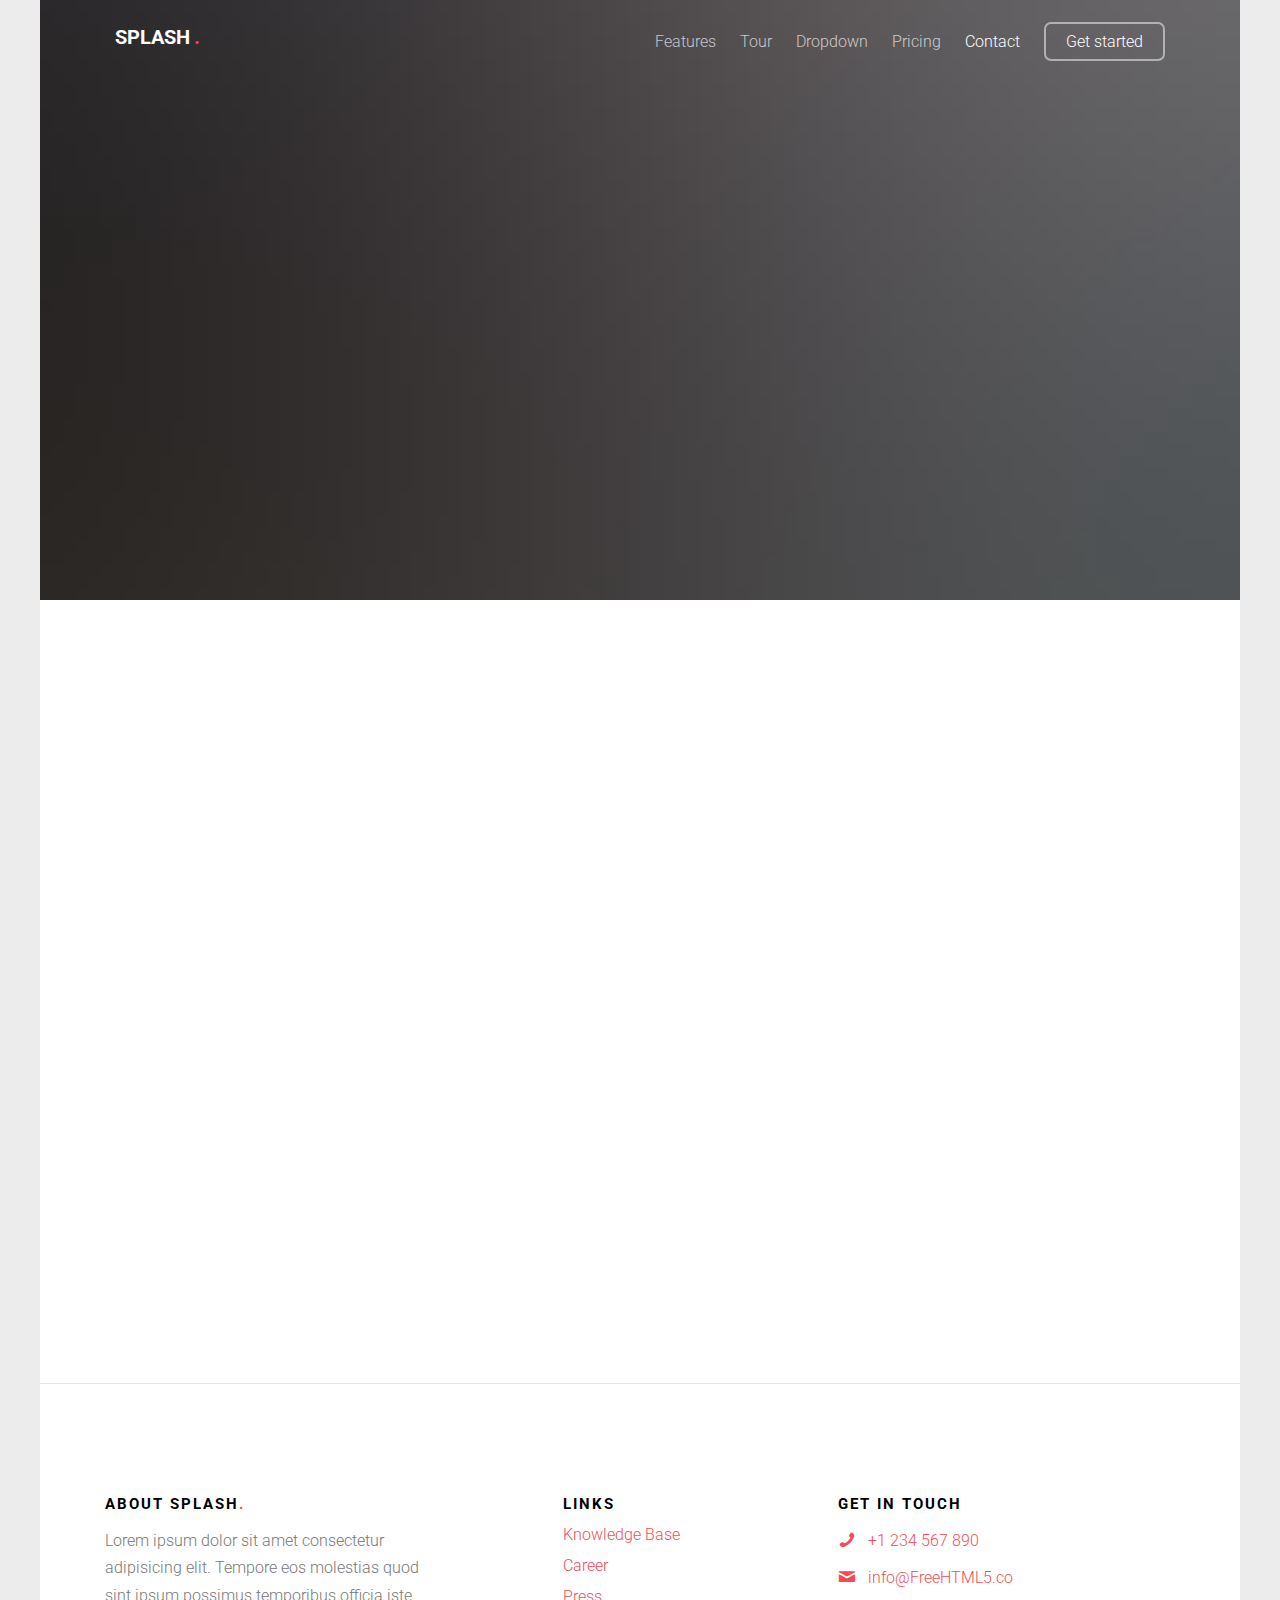
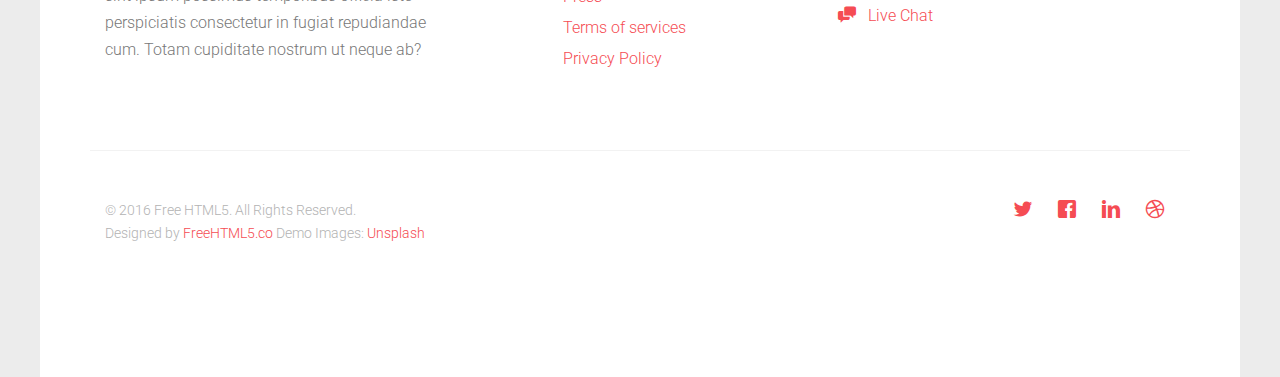
<file: pastebin/pastebin_app/static/pastebin_app/contact.html>
<!DOCTYPE HTML>
<html>
	<head>
	<meta charset="utf-8">
	<meta http-equiv="X-UA-Compatible" content="IE=edge">
	<title>Splash &mdash; Free Website Template, Free HTML5 Template by FreeHTML5.co</title>
	<meta name="viewport" content="width=device-width, initial-scale=1">
	<meta name="description" content="Free HTML5 Website Template by FreeHTML5.co" />
	<meta name="keywords" content="free website templates, free html5, free template, free bootstrap, free website template, html5, css3, mobile first, responsive" />
	<meta name="author" content="FreeHTML5.co" />
	 <!-- 
	//////////////////////////////////////////////////////

	FREE HTML5 TEMPLATE 
	DESIGNED & DEVELOPED by FREEHTML5.CO
		
	Website: 		http://freehtml5.co/
	Email: 			info@freehtml5.co
	Twitter: 		http://twitter.com/fh5co
	Facebook: 		https://www.facebook.com/fh5co

	//////////////////////////////////////////////////////
	 -->

  	<!-- Facebook and Twitter integration -->
	<meta property="og:title" content=""/>
	<meta property="og:image" content=""/>
	<meta property="og:url" content=""/>
	<meta property="og:site_name" content=""/>
	<meta property="og:description" content=""/>
	<meta name="twitter:title" content="" />
	<meta name="twitter:image" content="" />
	<meta name="twitter:url" content="" />
	<meta name="twitter:card" content="" />

	<link href="https://fonts.googleapis.com/css?family=Roboto:300,400,700" rel="stylesheet">
	
	<!-- Animate.css -->
	<link rel="stylesheet" href="css/animate.css">
	<!-- Icomoon Icon Fonts-->
	<link rel="stylesheet" href="css/icomoon.css">
	<!-- Themify Icons-->
	<link rel="stylesheet" href="css/themify-icons.css">
	<!-- Bootstrap  -->
	<link rel="stylesheet" href="css/bootstrap.css">

	<!-- Magnific Popup -->
	<link rel="stylesheet" href="css/magnific-popup.css">

	<!-- Owl Carousel  -->
	<link rel="stylesheet" href="css/owl.carousel.min.css">
	<link rel="stylesheet" href="css/owl.theme.default.min.css">

	<!-- Theme style  -->
	<link rel="stylesheet" href="css/style.css">

	<!-- Modernizr JS -->
	<script src="js/modernizr-2.6.2.min.js"></script>
	<!-- FOR IE9 below -->
	<!--[if lt IE 9]>
	<script src="js/respond.min.js"></script>
	<![endif]-->

	</head>
	<body>
		
	<div class="gtco-loader"></div>
	
	<div id="page">

	
	<div class="page-inner">
	<nav class="gtco-nav" role="navigation">
		<div class="gtco-container">
			
			<div class="row">
				<div class="col-sm-4 col-xs-12">
					<div id="gtco-logo"><a href="index.html">Splash <em>.</em></a></div>
				</div>
				<div class="col-xs-8 text-right menu-1">
					<ul>
						<li><a href="features.html">Features</a></li>
						<li><a href="tour.html">Tour</a></li>
						<li class="has-dropdown">
							<a href="#">Dropdown</a>
							<ul class="dropdown">
								<li><a href="#">Web Design</a></li>
								<li><a href="#">eCommerce</a></li>
								<li><a href="#">Branding</a></li>
								<li><a href="#">API</a></li>
							</ul>
						</li>
						<li><a href="pricing.html">Pricing</a></li>
						<li class="active"><a href="contact.html">Contact</a></li>
						<li class="btn-cta"><a href="#"><span>Get started</span></a></li>
					</ul>
				</div>
			</div>
			
		</div>
	</nav>
	
	<header id="gtco-header" class="gtco-cover gtco-cover-sm" role="banner" style="background-image: url(images/img_4.jpg)">
		<div class="overlay"></div>
		<div class="gtco-container">
			<div class="row">
				<div class="col-md-12 col-md-offset-0 text-left">
					<div class="row row-mt-15em">

						<div class="col-md-7 mt-text animate-box" data-animate-effect="fadeInUp">
							<span class="intro-text-small">Don't be shy</span>
							<h1>Get In Touch</h1>	
						</div>
						
					</div>
					
				</div>
			</div>
		</div>
	</header>
	
	
	<div class="gtco-section border-bottom">
		<div class="gtco-container">
			<div class="row">
				<div class="col-md-12">
					<div class="col-md-6 animate-box">
					<h3>Get In Touch</h3>
					<form action="#">
						<div class="row form-group">
							<div class="col-md-12">
								<label class="sr-only" for="name">Name</label>
								<input type="text" id="name" class="form-control" placeholder="Your firstname">
							</div>
							
						</div>

						<div class="row form-group">
							<div class="col-md-12">
								<label class="sr-only" for="email">Email</label>
								<input type="text" id="email" class="form-control" placeholder="Your email address">
							</div>
						</div>

						<div class="row form-group">
							<div class="col-md-12">
								<label class="sr-only" for="subject">Subject</label>
								<input type="text" id="subject" class="form-control" placeholder="Your subject of this message">
							</div>
						</div>

						<div class="row form-group">
							<div class="col-md-12">
								<label class="sr-only" for="message">Message</label>
								<textarea name="message" id="message" cols="30" rows="10" class="form-control" placeholder="Write us something"></textarea>
							</div>
						</div>
						<div class="form-group">
							<input type="submit" value="Send Message" class="btn btn-primary">
						</div>

					</form>		
				</div>
				<div class="col-md-5 col-md-push-1 animate-box">
					
					<div class="gtco-contact-info">
						<h3>Contact Information</h3>
						<ul>
							<li class="address">198 West 21th Street, <br> Suite 721 New York NY 10016</li>
							<li class="phone"><a href="tel://1234567920">+ 1235 2355 98</a></li>
							<li class="email"><a href="mailto:info@yoursite.com">info@yoursite.com</a></li>
							<li class="url"><a href="http://FreeHTML5.co">FreeHTML5.co</a></li>
						</ul>
					</div>


				</div>
				</div>
			</div>
		</div>
	</div>

	<footer id="gtco-footer" role="contentinfo">
		<div class="gtco-container">
			<div class="row row-p	b-md">

				<div class="col-md-4">
					<div class="gtco-widget">
						<h3>About <span class="footer-logo">Splash<span>.<span></span></h3>
						<p>Lorem ipsum dolor sit amet consectetur adipisicing elit. Tempore eos molestias quod sint ipsum possimus temporibus officia iste perspiciatis consectetur in fugiat repudiandae cum. Totam cupiditate nostrum ut neque ab?</p>
					</div>
				</div>

				<div class="col-md-4 col-md-push-1">
					<div class="gtco-widget">
						<h3>Links</h3>
						<ul class="gtco-footer-links">
							<li><a href="#">Knowledge Base</a></li>
							<li><a href="#">Career</a></li>
							<li><a href="#">Press</a></li>
							<li><a href="#">Terms of services</a></li>
							<li><a href="#">Privacy Policy</a></li>
						</ul>
					</div>
				</div>

				<div class="col-md-4">
					<div class="gtco-widget">
						<h3>Get In Touch</h3>
						<ul class="gtco-quick-contact">
							<li><a href="#"><i class="icon-phone"></i> +1 234 567 890</a></li>
							<li><a href="#"><i class="icon-mail2"></i> info@FreeHTML5.co</a></li>
							<li><a href="#"><i class="icon-chat"></i> Live Chat</a></li>
						</ul>
					</div>
				</div>

			</div>

			<div class="row copyright">
				<div class="col-md-12">
					<p class="pull-left">
						<small class="block">&copy; 2016 Free HTML5. All Rights Reserved.</small> 
						<small class="block">Designed by <a href="http://FreeHTML5.co/" target="_blank">FreeHTML5.co</a> Demo Images: <a href="http://unsplash.co/" target="_blank">Unsplash</a></small>
					</p>
					<p class="pull-right">
						<ul class="gtco-social-icons pull-right">
							<li><a href="#"><i class="icon-twitter"></i></a></li>
							<li><a href="#"><i class="icon-facebook"></i></a></li>
							<li><a href="#"><i class="icon-linkedin"></i></a></li>
							<li><a href="#"><i class="icon-dribbble"></i></a></li>
						</ul>
					</p>
				</div>
			</div>

		</div>
	</footer>
	</div>

	</div>

	<div class="gototop js-top">
		<a href="#" class="js-gotop"><i class="icon-arrow-up"></i></a>
	</div>
	
	<!-- jQuery -->
	<script src="js/jquery.min.js"></script>
	<!-- jQuery Easing -->
	<script src="js/jquery.easing.1.3.js"></script>
	<!-- Bootstrap -->
	<script src="js/bootstrap.min.js"></script>
	<!-- Waypoints -->
	<script src="js/jquery.waypoints.min.js"></script>
	<!-- Carousel -->
	<script src="js/owl.carousel.min.js"></script>
	<!-- countTo -->
	<script src="js/jquery.countTo.js"></script>
	<!-- Magnific Popup -->
	<script src="js/jquery.magnific-popup.min.js"></script>
	<script src="js/magnific-popup-options.js"></script>
	<!-- Main -->
	<script src="js/main.js"></script>

	</body>
</html>
</file>
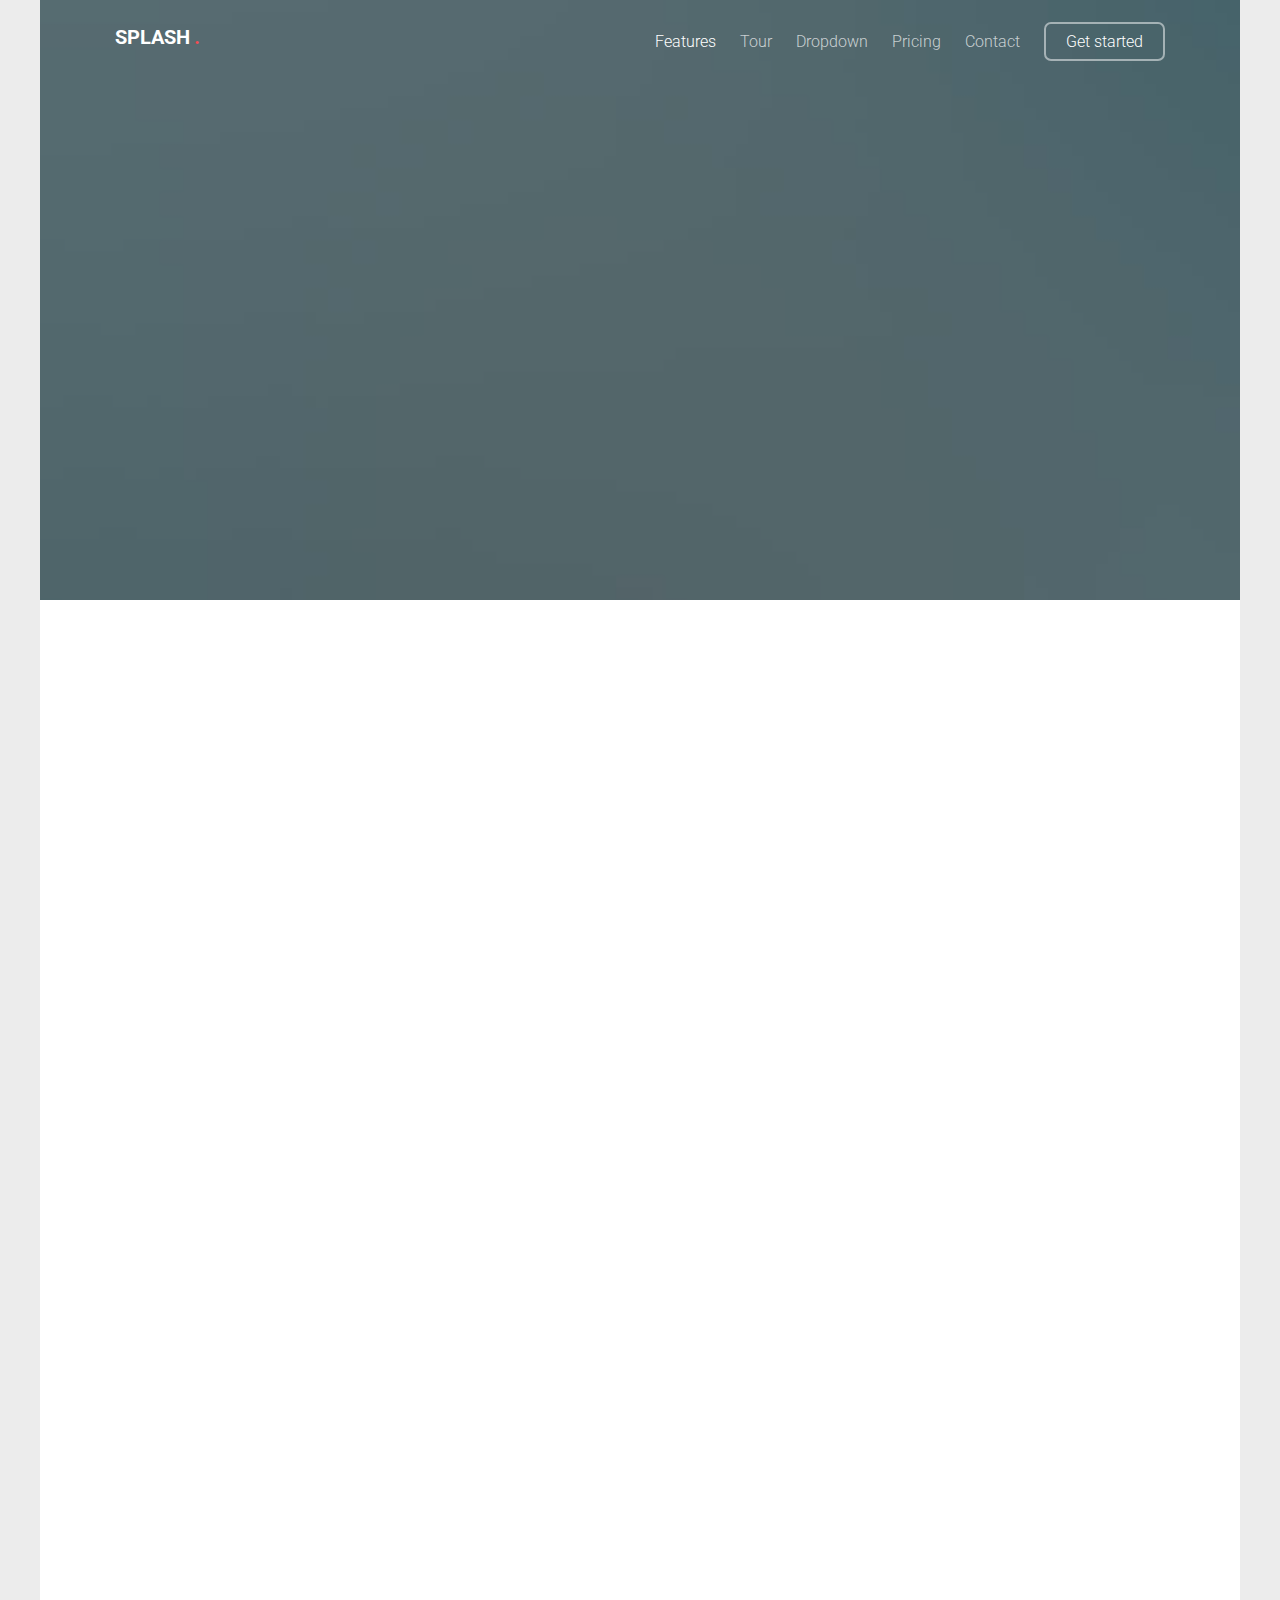
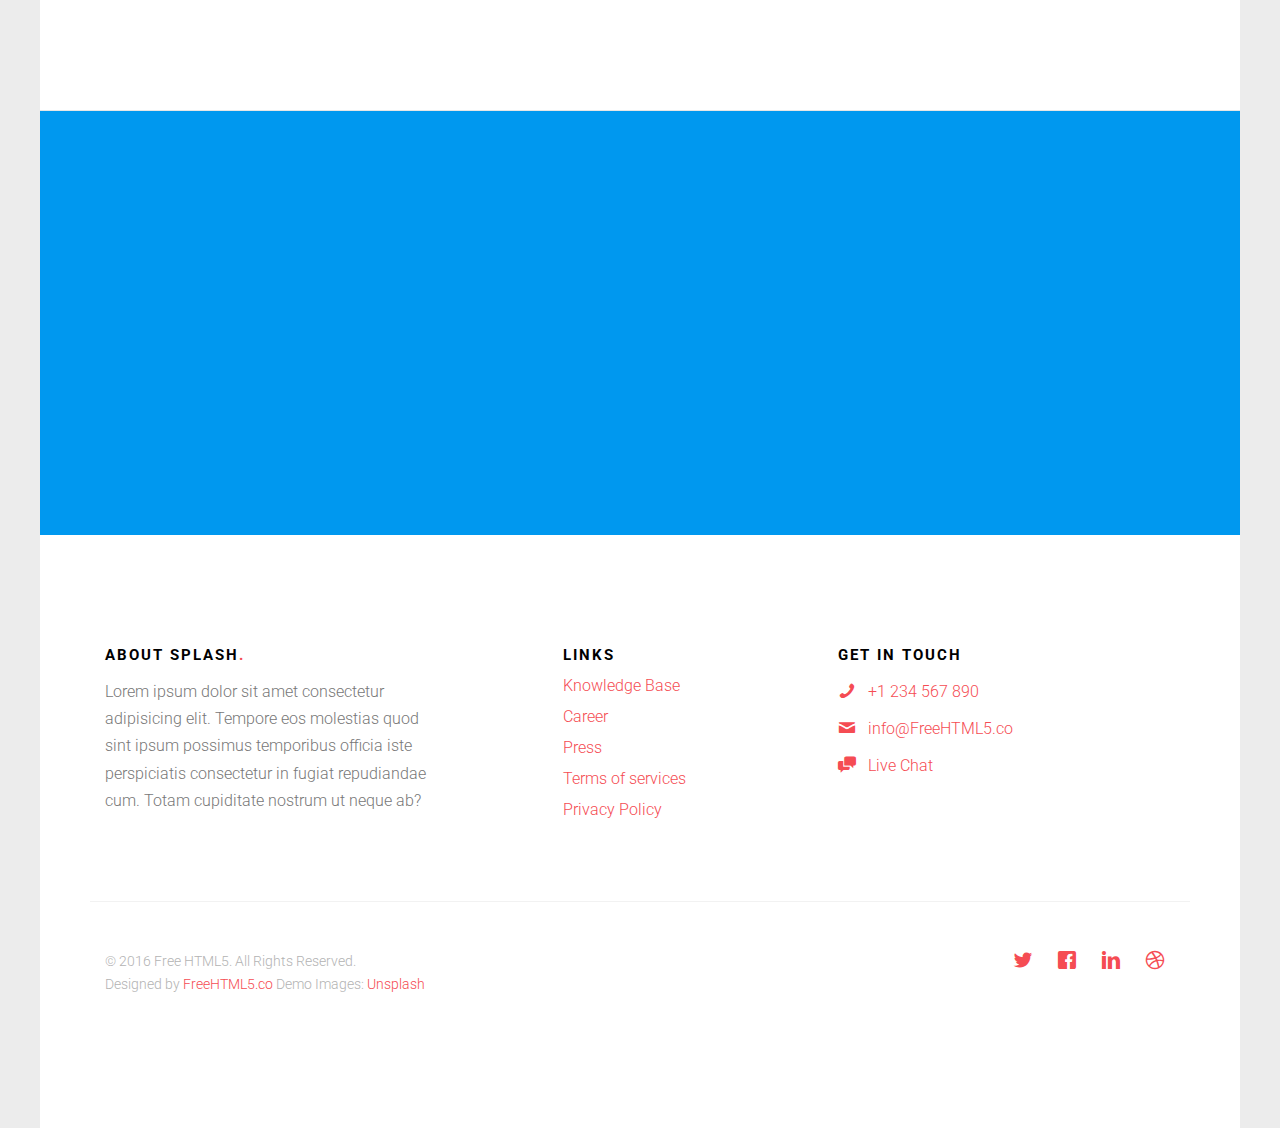
<file: pastebin/pastebin_app/static/pastebin_app/features.html>
<!DOCTYPE HTML>
<html>
	<head>
	<meta charset="utf-8">
	<meta http-equiv="X-UA-Compatible" content="IE=edge">
	<title>Splash &mdash; Free Website Template, Free HTML5 Template by FreeHTML5.co</title>
	<meta name="viewport" content="width=device-width, initial-scale=1">
	<meta name="description" content="Free HTML5 Website Template by FreeHTML5.co" />
	<meta name="keywords" content="free website templates, free html5, free template, free bootstrap, free website template, html5, css3, mobile first, responsive" />
	<meta name="author" content="FreeHTML5.co" />
	<!-- 
	//////////////////////////////////////////////////////

	FREE HTML5 TEMPLATE 
	DESIGNED & DEVELOPED by FREEHTML5.CO
		
	Website: 		http://freehtml5.co/
	Email: 			info@freehtml5.co
	Twitter: 		http://twitter.com/fh5co
	Facebook: 		https://www.facebook.com/fh5co

	//////////////////////////////////////////////////////
	 -->

  	<!-- Facebook and Twitter integration -->
	<meta property="og:title" content=""/>
	<meta property="og:image" content=""/>
	<meta property="og:url" content=""/>
	<meta property="og:site_name" content=""/>
	<meta property="og:description" content=""/>
	<meta name="twitter:title" content="" />
	<meta name="twitter:image" content="" />
	<meta name="twitter:url" content="" />
	<meta name="twitter:card" content="" />

	<link href="https://fonts.googleapis.com/css?family=Roboto:300,400,700" rel="stylesheet">
	
	<!-- Animate.css -->
	<link rel="stylesheet" href="css/animate.css">
	<!-- Icomoon Icon Fonts-->
	<link rel="stylesheet" href="css/icomoon.css">
	<!-- Themify Icons-->
	<link rel="stylesheet" href="css/themify-icons.css">
	<!-- Bootstrap  -->
	<link rel="stylesheet" href="css/bootstrap.css">

	<!-- Magnific Popup -->
	<link rel="stylesheet" href="css/magnific-popup.css">

	<!-- Owl Carousel  -->
	<link rel="stylesheet" href="css/owl.carousel.min.css">
	<link rel="stylesheet" href="css/owl.theme.default.min.css">

	<!-- Theme style  -->
	<link rel="stylesheet" href="css/style.css">

	<!-- Modernizr JS -->
	<script src="js/modernizr-2.6.2.min.js"></script>
	<!-- FOR IE9 below -->
	<!--[if lt IE 9]>
	<script src="js/respond.min.js"></script>
	<![endif]-->

	</head>
	<body>
		
	<div class="gtco-loader"></div>
	
	<div id="page">

	
	<div class="page-inner">
	<nav class="gtco-nav" role="navigation">
		<div class="gtco-container">
			
			<div class="row">
				<div class="col-sm-4 col-xs-12">
					<div id="gtco-logo"><a href="index.html">Splash <em>.</em></a></div>
				</div>
				<div class="col-xs-8 text-right menu-1">
					<ul>
						<li class="active"><a href="features.html">Features</a></li>
						<li><a href="tour.html">Tour</a></li>
						<li class="has-dropdown">
							<a href="#">Dropdown</a>
							<ul class="dropdown">
								<li><a href="#">Web Design</a></li>
								<li><a href="#">eCommerce</a></li>
								<li><a href="#">Branding</a></li>
								<li><a href="#">API</a></li>
							</ul>
						</li>
						<li><a href="pricing.html">Pricing</a></li>
						<li><a href="contact.html">Contact</a></li>
						<li class="btn-cta"><a href="#"><span>Get started</span></a></li>
					</ul>
				</div>
			</div>
			
		</div>
	</nav>
	
	<header id="gtco-header" class="gtco-cover gtco-cover-sm" role="banner" style="background-image: url(images/img_2.jpg)">
		<div class="overlay"></div>
		<div class="gtco-container">
			<div class="row">
				<div class="col-md-12 col-md-offset-0 text-left">
					

					<div class="row row-mt-15em">

						<div class="col-md-7 mt-text animate-box" data-animate-effect="fadeInUp">
							<span class="intro-text-small">See Our</span>
							<h1>Awesome Features</h1>	
						</div>
						
					</div>
							
					
				</div>
			</div>
		</div>
	</header>
	
	
	<div id="gtco-features" class="border-bottom">
		<div class="gtco-container">
			<div class="row">
				<div class="col-md-8 col-md-offset-2 text-center gtco-heading animate-box">
					<h2>Splash Features</h2>
					<p>Dignissimos asperiores vitae velit veniam totam fuga molestias accusamus alias autem provident. Odit ab aliquam dolor eius.</p>
				</div>
			</div>
			<div class="row">
				<div class="col-md-3 col-sm-6">
					<div class="feature-center animate-box" data-animate-effect="fadeIn">
						<span class="icon">
							<i class="ti-vector"></i>
						</span>
						<h3>Pixel Perfect</h3>
						<p>Dignissimos asperiores vitae velit veniam totam fuga molestias accusamus alias autem provident. </p>
					</div>
				</div>
				<div class="col-md-3 col-sm-6">
					<div class="feature-center animate-box" data-animate-effect="fadeIn">
						<span class="icon">
							<i class="ti-tablet"></i>
						</span>
						<h3>Fully Responsive</h3>
						<p>Dignissimos asperiores vitae velit veniam totam fuga molestias accusamus alias autem provident. </p>
					</div>
				</div>
				<div class="col-md-3 col-sm-6">
					<div class="feature-center animate-box" data-animate-effect="fadeIn">
						<span class="icon">
							<i class="ti-settings"></i>
						</span>
						<h3>Web Development</h3>
						<p>Dignissimos asperiores vitae velit veniam totam fuga molestias accusamus alias autem provident. </p>
					</div>
				</div>
				<div class="col-md-3 col-sm-6">
					<div class="feature-center animate-box" data-animate-effect="fadeIn">
						<span class="icon">
							<i class="ti-ruler-pencil"></i>
						</span>
						<h3>Web Design</h3>
						<p>Dignissimos asperiores vitae velit veniam totam fuga molestias accusamus alias autem provident. </p>
					</div>
				</div>

				<div class="col-md-3 col-sm-6">
					<div class="feature-center animate-box" data-animate-effect="fadeIn">
						<span class="icon">
							<i class="ti-paint-roller"></i>
						</span>
						<h3>Accent Colours</h3>
						<p>Dignissimos asperiores vitae velit veniam totam fuga molestias accusamus alias autem provident. </p>
					</div>
				</div>
				<div class="col-md-3 col-sm-6">
					<div class="feature-center animate-box" data-animate-effect="fadeIn">
						<span class="icon">
							<i class="ti-announcement"></i>
						</span>
						<h3>Theme Updates</h3>
						<p>Dignissimos asperiores vitae velit veniam totam fuga molestias accusamus alias autem provident. </p>
					</div>
				</div>
				<div class="col-md-3 col-sm-6">
					<div class="feature-center animate-box" data-animate-effect="fadeIn">
						<span class="icon">
							<i class="ti-stats-up"></i>
						</span>
						<h3>Increase Earnings</h3>
						<p>Dignissimos asperiores vitae velit veniam totam fuga molestias accusamus alias autem provident. </p>
					</div>
				</div>
				<div class="col-md-3 col-sm-6">
					<div class="feature-center animate-box" data-animate-effect="fadeIn">
						<span class="icon">
							<i class="ti-magnet"></i>
						</span>
						<h3>Passive Income</h3>
						<p>Dignissimos asperiores vitae velit veniam totam fuga molestias accusamus alias autem provident. </p>
					</div>
				</div>

			</div>
		</div>
	</div>

	<div id="gtco-subscribe">
		<div class="gtco-container">
			<div class="row animate-box">
				<div class="col-md-8 col-md-offset-2 text-center gtco-heading">
					<h2>Subscribe</h2>
					<p>Be the first to know about the new templates.</p>
				</div>
			</div>
			<div class="row animate-box">
				<div class="col-md-8 col-md-offset-2">
					<form class="form-inline">
						<div class="col-md-6 col-sm-6">
							<div class="form-group">
								<label for="email" class="sr-only">Email</label>
								<input type="email" class="form-control" id="email" placeholder="Your Email">
							</div>
						</div>
						<div class="col-md-6 col-sm-6">
							<button type="submit" class="btn btn-default btn-block">Subscribe</button>
						</div>
					</form>
				</div>
			</div>
		</div>
	</div>

	<footer id="gtco-footer" role="contentinfo">
		<div class="gtco-container">
			<div class="row row-p	b-md">

				<div class="col-md-4">
					<div class="gtco-widget">
						<h3>About <span class="footer-logo">Splash<span>.<span></span></h3>
						<p>Lorem ipsum dolor sit amet consectetur adipisicing elit. Tempore eos molestias quod sint ipsum possimus temporibus officia iste perspiciatis consectetur in fugiat repudiandae cum. Totam cupiditate nostrum ut neque ab?</p>
					</div>
				</div>

				<div class="col-md-4 col-md-push-1">
					<div class="gtco-widget">
						<h3>Links</h3>
						<ul class="gtco-footer-links">
							<li><a href="#">Knowledge Base</a></li>
							<li><a href="#">Career</a></li>
							<li><a href="#">Press</a></li>
							<li><a href="#">Terms of services</a></li>
							<li><a href="#">Privacy Policy</a></li>
						</ul>
					</div>
				</div>

				<div class="col-md-4">
					<div class="gtco-widget">
						<h3>Get In Touch</h3>
						<ul class="gtco-quick-contact">
							<li><a href="#"><i class="icon-phone"></i> +1 234 567 890</a></li>
							<li><a href="#"><i class="icon-mail2"></i> info@FreeHTML5.co</a></li>
							<li><a href="#"><i class="icon-chat"></i> Live Chat</a></li>
						</ul>
					</div>
				</div>

			</div>

			<div class="row copyright">
				<div class="col-md-12">
					<p class="pull-left">
						<small class="block">&copy; 2016 Free HTML5. All Rights Reserved.</small> 
						<small class="block">Designed by <a href="http://FreeHTML5.co/" target="_blank">FreeHTML5.co</a> Demo Images: <a href="http://unsplash.co/" target="_blank">Unsplash</a></small>
					</p>
					<p class="pull-right">
						<ul class="gtco-social-icons pull-right">
							<li><a href="#"><i class="icon-twitter"></i></a></li>
							<li><a href="#"><i class="icon-facebook"></i></a></li>
							<li><a href="#"><i class="icon-linkedin"></i></a></li>
							<li><a href="#"><i class="icon-dribbble"></i></a></li>
						</ul>
					</p>
				</div>
			</div>

		</div>
	</footer>
	</div>

	</div>

	<div class="gototop js-top">
		<a href="#" class="js-gotop"><i class="icon-arrow-up"></i></a>
	</div>
	
	<!-- jQuery -->
	<script src="js/jquery.min.js"></script>
	<!-- jQuery Easing -->
	<script src="js/jquery.easing.1.3.js"></script>
	<!-- Bootstrap -->
	<script src="js/bootstrap.min.js"></script>
	<!-- Waypoints -->
	<script src="js/jquery.waypoints.min.js"></script>
	<!-- Carousel -->
	<script src="js/owl.carousel.min.js"></script>
	<!-- countTo -->
	<script src="js/jquery.countTo.js"></script>
	<!-- Magnific Popup -->
	<script src="js/jquery.magnific-popup.min.js"></script>
	<script src="js/magnific-popup-options.js"></script>
	<!-- Main -->
	<script src="js/main.js"></script>

	</body>
</html>
</file>
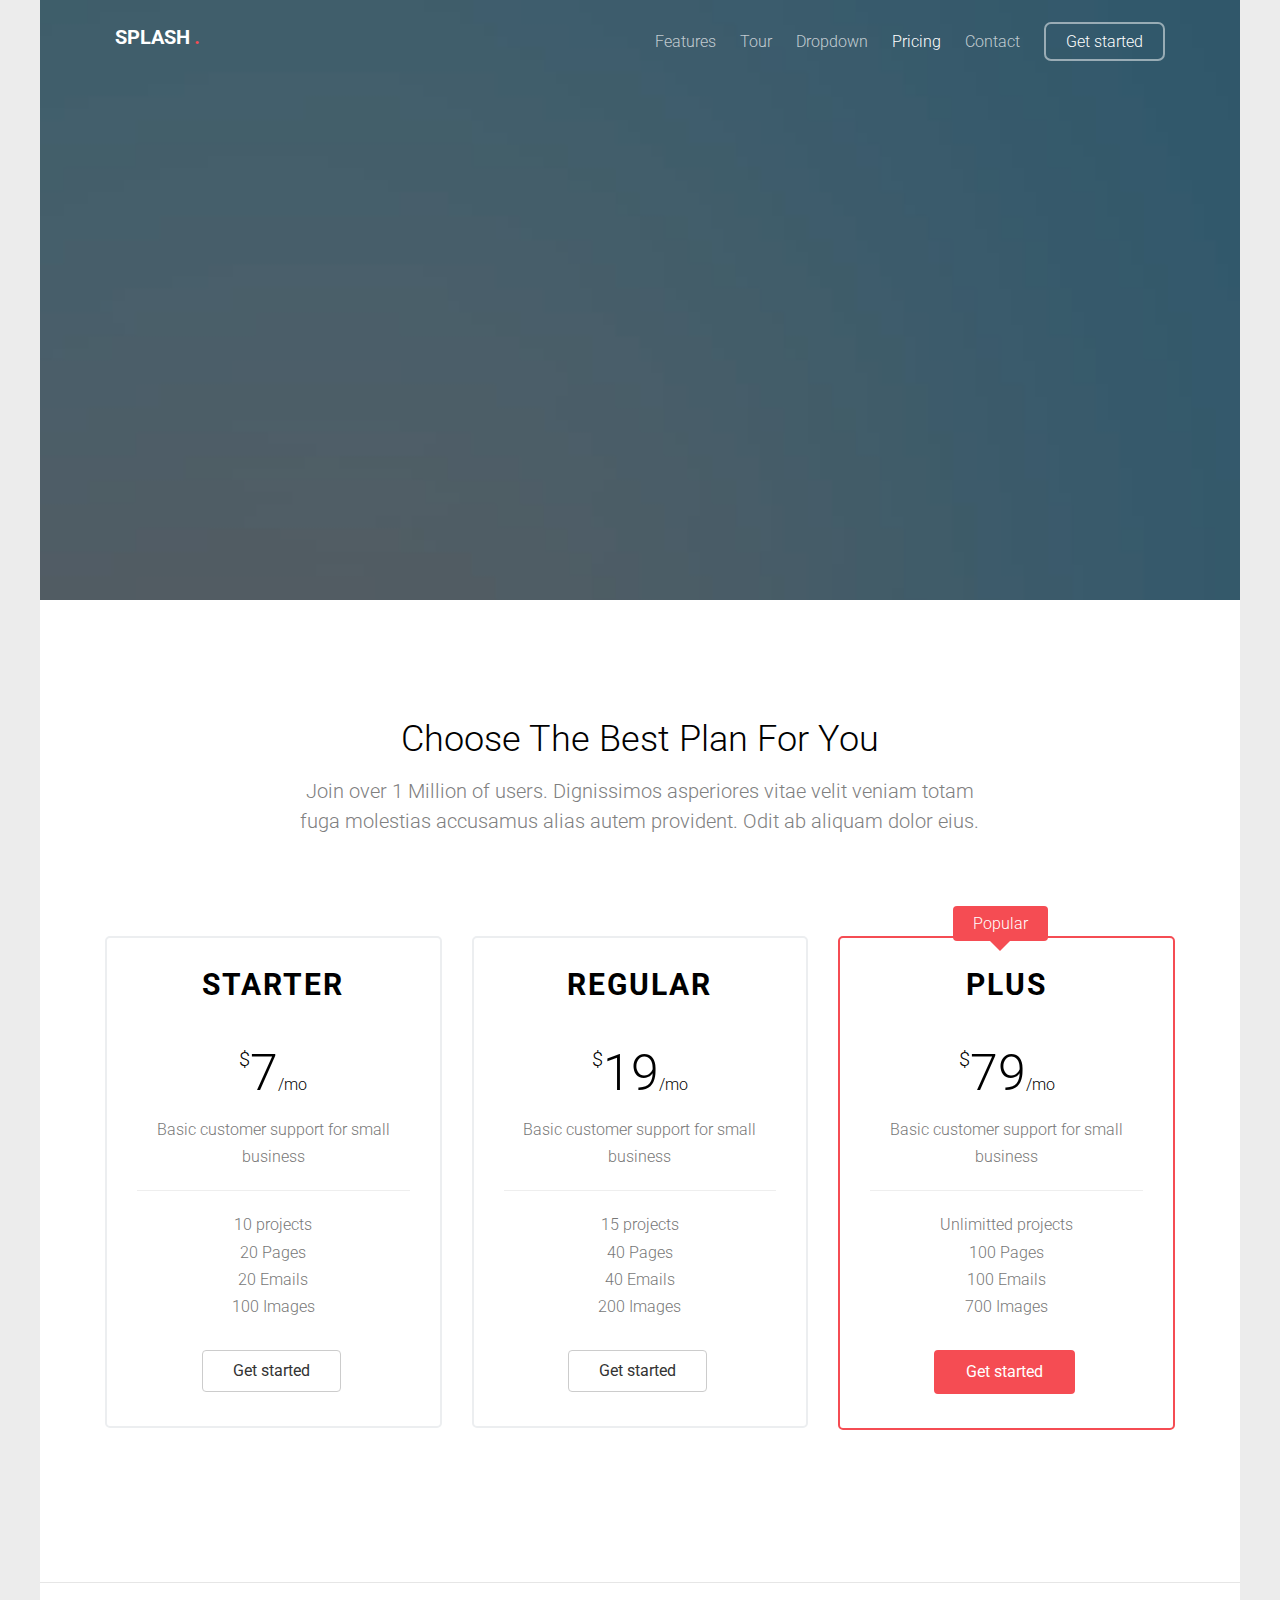
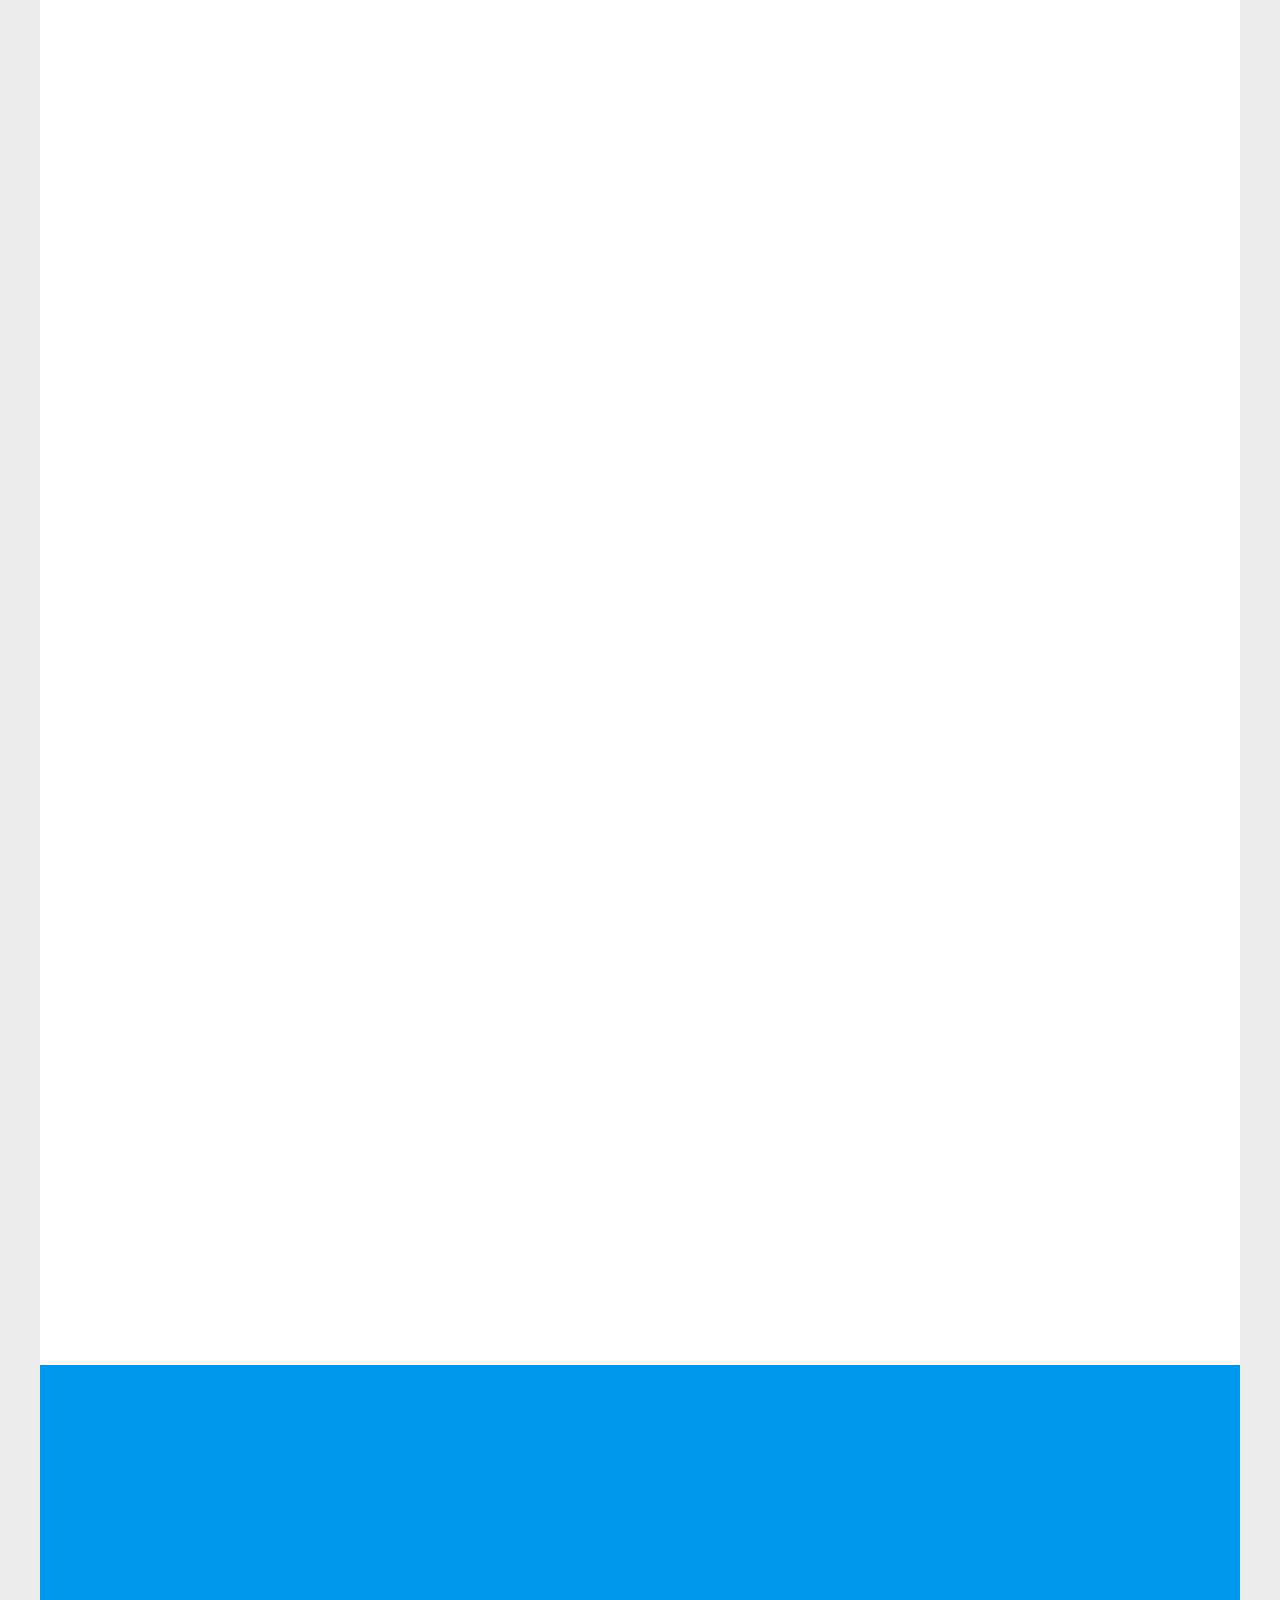
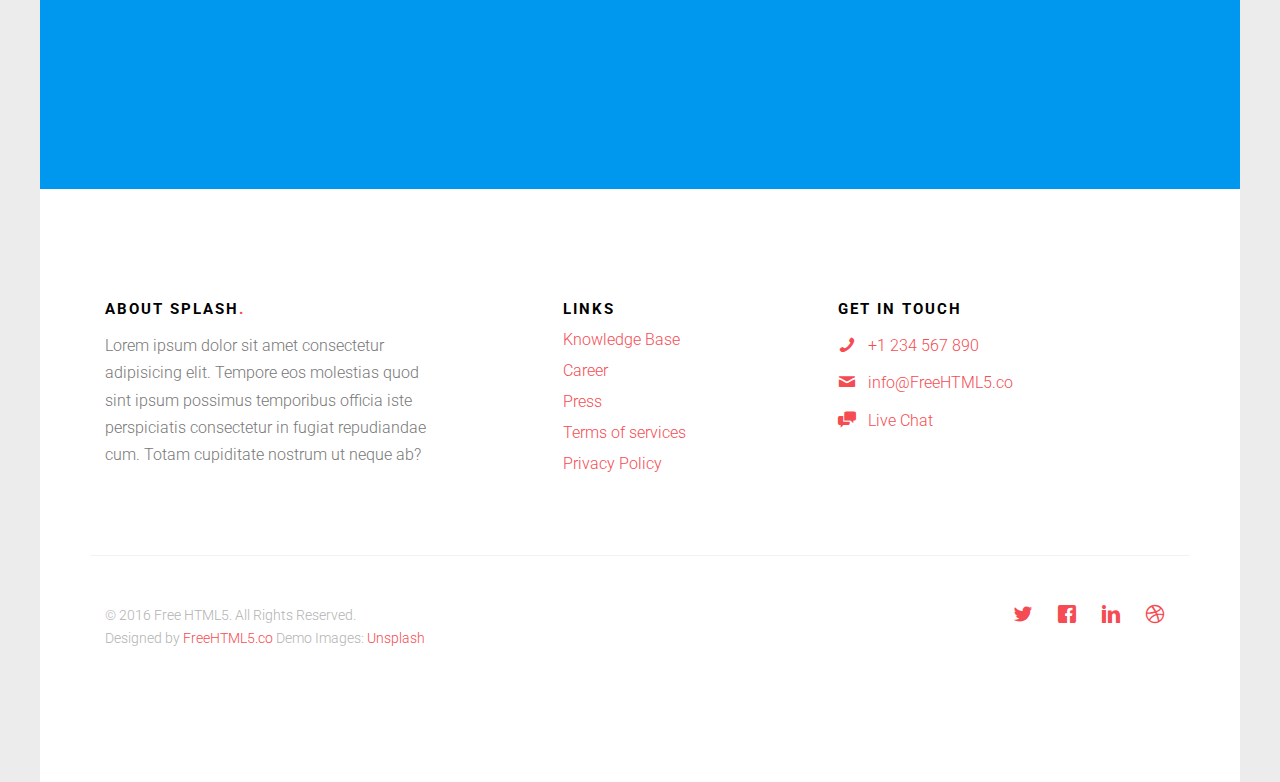
<file: pastebin/pastebin_app/static/pastebin_app/pricing.html>
<!DOCTYPE HTML>

<html>
	<head>
	<meta charset="utf-8">
	<meta http-equiv="X-UA-Compatible" content="IE=edge">
	<title>Splash &mdash; Free Website Template, Free HTML5 Template by FreeHTML5.co</title>
	<meta name="viewport" content="width=device-width, initial-scale=1">
	<meta name="description" content="Free HTML5 Website Template by FreeHTML5.co" />
	<meta name="keywords" content="free website templates, free html5, free template, free bootstrap, free website template, html5, css3, mobile first, responsive" />
	<meta name="author" content="FreeHTML5.co" />
	
	<!-- 
	//////////////////////////////////////////////////////

	FREE HTML5 TEMPLATE 
	DESIGNED & DEVELOPED by FREEHTML5.CO
		
	Website: 		http://freehtml5.co/
	Email: 			info@freehtml5.co
	Twitter: 		http://twitter.com/fh5co
	Facebook: 		https://www.facebook.com/fh5co

	//////////////////////////////////////////////////////
	 -->

  	<!-- Facebook and Twitter integration -->
	<meta property="og:title" content=""/>
	<meta property="og:image" content=""/>
	<meta property="og:url" content=""/>
	<meta property="og:site_name" content=""/>
	<meta property="og:description" content=""/>
	<meta name="twitter:title" content="" />
	<meta name="twitter:image" content="" />
	<meta name="twitter:url" content="" />
	<meta name="twitter:card" content="" />

	<link href="https://fonts.googleapis.com/css?family=Roboto:300,400,700" rel="stylesheet">
	
	<!-- Animate.css -->
	<link rel="stylesheet" href="css/animate.css">
	<!-- Icomoon Icon Fonts-->
	<link rel="stylesheet" href="css/icomoon.css">
	<!-- Themify Icons-->
	<link rel="stylesheet" href="css/themify-icons.css">
	<!-- Bootstrap  -->
	<link rel="stylesheet" href="css/bootstrap.css">

	<!-- Magnific Popup -->
	<link rel="stylesheet" href="css/magnific-popup.css">

	<!-- Owl Carousel  -->
	<link rel="stylesheet" href="css/owl.carousel.min.css">
	<link rel="stylesheet" href="css/owl.theme.default.min.css">

	<!-- Theme style  -->
	<link rel="stylesheet" href="css/style.css">

	<!-- Modernizr JS -->
	<script src="js/modernizr-2.6.2.min.js"></script>
	<!-- FOR IE9 below -->
	<!--[if lt IE 9]>
	<script src="js/respond.min.js"></script>
	<![endif]-->

	</head>
	<body>
		
	<div class="gtco-loader"></div>
	
	<div id="page">

	
	<div class="page-inner">
	<nav class="gtco-nav" role="navigation">
		<div class="gtco-container">
			
			<div class="row">
				<div class="col-sm-4 col-xs-12">
					<div id="gtco-logo"><a href="index.html">Splash <em>.</em></a></div>
				</div>
				<div class="col-xs-8 text-right menu-1">
					<ul>
						<li><a href="features.html">Features</a></li>
						<li><a href="tour.html">Tour</a></li>
						<li class="has-dropdown">
							<a href="#">Dropdown</a>
							<ul class="dropdown">
								<li><a href="#">Web Design</a></li>
								<li><a href="#">eCommerce</a></li>
								<li><a href="#">Branding</a></li>
								<li><a href="#">API</a></li>
							</ul>
						</li>
						<li class="active"><a href="pricing.html">Pricing</a></li>
						<li><a href="contact.html">Contact</a></li>
						<li class="btn-cta"><a href="#"><span>Get started</span></a></li>
					</ul>
				</div>
			</div>
			
		</div>
	</nav>
	
	<header id="gtco-header" class="gtco-cover gtco-cover-sm" role="banner" style="background-image: url(images/img_6.jpg)">
		<div class="overlay"></div>
		<div class="gtco-container">
			<div class="row">
				<div class="col-md-12 col-md-offset-0 text-left">
					<div class="row row-mt-15em">

						<div class="col-md-7 mt-text animate-box" data-animate-effect="fadeInUp">
							<span class="intro-text-small">See Our Pricing</span>
							<h1>Plans for Everyone</h1>	
						</div>
						
					</div>
					
				</div>
			</div>
		</div>
	</header>
	
	
	
	<div class="gtco-section border-bottom">
		<div class="gtco-container">
			<div class="row">
				<div class="col-md-8 col-md-offset-2 text-center gtco-heading">
					<h2>Choose The Best Plan For You</h2>
					<p>Join over 1 Million of users. Dignissimos asperiores vitae velit veniam totam fuga molestias accusamus alias autem provident. Odit ab aliquam dolor eius.</p>
				</div>
			</div>
			<div class="row">
				<div class="col-md-4">
					<div class="price-box">
						<h2 class="pricing-plan">Starter</h2>
						<div class="price"><sup class="currency">$</sup>7<small>/mo</small></div>
						<p>Basic customer support for small business</p>
						<hr>
						<ul class="pricing-info">
							<li>10 projects</li>
							<li>20 Pages</li>
							<li>20 Emails</li>
							<li>100 Images</li>
						</ul>
						<a href="#" class="btn btn-default btn-sm">Get started</a>
					</div>
				</div>
				<div class="col-md-4">
					<div class="price-box">
						<h2 class="pricing-plan">Regular</h2>
						<div class="price"><sup class="currency">$</sup>19<small>/mo</small></div>
						<p>Basic customer support for small business</p>
						<hr>
						<ul class="pricing-info">
							<li>15 projects</li>
							<li>40 Pages</li>
							<li>40 Emails</li>
							<li>200 Images</li>
						</ul>
						<a href="#" class="btn btn-default btn-sm">Get started</a>
					</div>
				</div>
				<div class="col-md-4">
					<div class="price-box popular">
						<div class="popular-text">Popular</div>
						<h2 class="pricing-plan">Plus</h2>
						<div class="price"><sup class="currency">$</sup>79<small>/mo</small></div>
						<p>Basic customer support for small business</p>
						<hr>
						<ul class="pricing-info">
							<li>Unlimitted projects</li>
							<li>100 Pages</li>
							<li>100 Emails</li>
							<li>700 Images</li>
						</ul>
						<a href="#" class="btn btn-primary btn-sm">Get started</a>
					</div>
				</div>
			</div>
		</div>
	</div>

	<div class="gtco-section">
		<div class="gtco-container">
			<div class="row">
				<div class="col-md-8 col-md-offset-2 text-center gtco-heading animate-box">
					<h2>Frequently Ask Questions</h2>
					<p>Dignissimos asperiores vitae velit veniam totam fuga molestias accusamus alias autem provident. Odit ab aliquam dolor eius.</p>
				</div>
			</div>
			<div class="row">
				<div class="col-md-8 col-md-offset-2">
					<ul class="fh5co-faq-list">
						<li class="animate-box">
							<h2>What is Splash?</h2>
							<p>Far far away, behind the word mountains, far from the countries Vokalia and Consonantia, there live the blind texts. Separated they live in Bookmarksgrove right at the coast of the Semantics, a large language ocean.</p>
						</li>
						<li class="animate-box">
							<h2>What language are available?</h2>
							<p>Far far away, behind the word mountains, far from the countries Vokalia and Consonantia, there live the blind texts. Separated they live in Bookmarksgrove right at the coast of the Semantics, a large language ocean.</p>
						</li>
						<li class="animate-box">
							<h2>I have technical problem, who do I email?</h2>
							<p>Far far away, behind the word mountains, far from the countries Vokalia and Consonantia, there live the blind texts. Separated they live in Bookmarksgrove right at the coast of the Semantics, a large language ocean.</p>
						</li>
						<li class="animate-box">
							<h2>Can I have a username that is already taken?</h2>
							<p>Far far away, behind the word mountains, far from the countries Vokalia and Consonantia, there live the blind texts. Separated they live in Bookmarksgrove right at the coast of the Semantics, a large language ocean.</p>
						</li>
						<li class="animate-box">
							<h2>How do I use Splash features?</h2>
							<p>Far far away, behind the word mountains, far from the countries Vokalia and Consonantia, there live the blind texts. Separated they live in Bookmarksgrove right at the coast of the Semantics, a large language ocean.</p>
						</li>
						<li class="animate-box">
							<h2>Is Splash free??</h2>
							<p>Far far away, behind the word mountains, far from the countries Vokalia and Consonantia, there live the blind texts. Separated they live in Bookmarksgrove right at the coast of the Semantics, a large language ocean.</p>
						</li>
					</ul>
				</div>
			</div>
		</div>
	</div>

	
	<div id="gtco-subscribe">
		<div class="gtco-container">
			<div class="row animate-box">
				<div class="col-md-8 col-md-offset-2 text-center gtco-heading">
					<h2>Subscribe</h2>
					<p>Be the first to know about the new templates.</p>
				</div>
			</div>
			<div class="row animate-box">
				<div class="col-md-8 col-md-offset-2">
					<form class="form-inline">
						<div class="col-md-6 col-sm-6">
							<div class="form-group">
								<label for="email" class="sr-only">Email</label>
								<input type="email" class="form-control" id="email" placeholder="Your Email">
							</div>
						</div>
						<div class="col-md-6 col-sm-6">
							<button type="submit" class="btn btn-default btn-block">Subscribe</button>
						</div>
					</form>
				</div>
			</div>
		</div>
	</div>

	<footer id="gtco-footer" role="contentinfo">
		<div class="gtco-container">
			<div class="row row-p	b-md">

				<div class="col-md-4">
					<div class="gtco-widget">
						<h3>About <span class="footer-logo">Splash<span>.<span></span></h3>
						<p>Lorem ipsum dolor sit amet consectetur adipisicing elit. Tempore eos molestias quod sint ipsum possimus temporibus officia iste perspiciatis consectetur in fugiat repudiandae cum. Totam cupiditate nostrum ut neque ab?</p>
					</div>
				</div>

				<div class="col-md-4 col-md-push-1">
					<div class="gtco-widget">
						<h3>Links</h3>
						<ul class="gtco-footer-links">
							<li><a href="#">Knowledge Base</a></li>
							<li><a href="#">Career</a></li>
							<li><a href="#">Press</a></li>
							<li><a href="#">Terms of services</a></li>
							<li><a href="#">Privacy Policy</a></li>
						</ul>
					</div>
				</div>

				<div class="col-md-4">
					<div class="gtco-widget">
						<h3>Get In Touch</h3>
						<ul class="gtco-quick-contact">
							<li><a href="#"><i class="icon-phone"></i> +1 234 567 890</a></li>
							<li><a href="#"><i class="icon-mail2"></i> info@FreeHTML5.co</a></li>
							<li><a href="#"><i class="icon-chat"></i> Live Chat</a></li>
						</ul>
					</div>
				</div>

			</div>

			<div class="row copyright">
				<div class="col-md-12">
					<p class="pull-left">
						<small class="block">&copy; 2016 Free HTML5. All Rights Reserved.</small> 
						<small class="block">Designed by <a href="http://FreeHTML5.co/" target="_blank">FreeHTML5.co</a> Demo Images: <a href="http://unsplash.co/" target="_blank">Unsplash</a></small>
					</p>
					<p class="pull-right">
						<ul class="gtco-social-icons pull-right">
							<li><a href="#"><i class="icon-twitter"></i></a></li>
							<li><a href="#"><i class="icon-facebook"></i></a></li>
							<li><a href="#"><i class="icon-linkedin"></i></a></li>
							<li><a href="#"><i class="icon-dribbble"></i></a></li>
						</ul>
					</p>
				</div>
			</div>

		</div>
	</footer>
	</div>

	</div>

	<div class="gototop js-top">
		<a href="#" class="js-gotop"><i class="icon-arrow-up"></i></a>
	</div>
	
	<!-- jQuery -->
	<script src="js/jquery.min.js"></script>
	<!-- jQuery Easing -->
	<script src="js/jquery.easing.1.3.js"></script>
	<!-- Bootstrap -->
	<script src="js/bootstrap.min.js"></script>
	<!-- Waypoints -->
	<script src="js/jquery.waypoints.min.js"></script>
	<!-- Carousel -->
	<script src="js/owl.carousel.min.js"></script>
	<!-- countTo -->
	<script src="js/jquery.countTo.js"></script>
	<!-- Magnific Popup -->
	<script src="js/jquery.magnific-popup.min.js"></script>
	<script src="js/magnific-popup-options.js"></script>
	<!-- Main -->
	<script src="js/main.js"></script>

	</body>
</html>
</file>
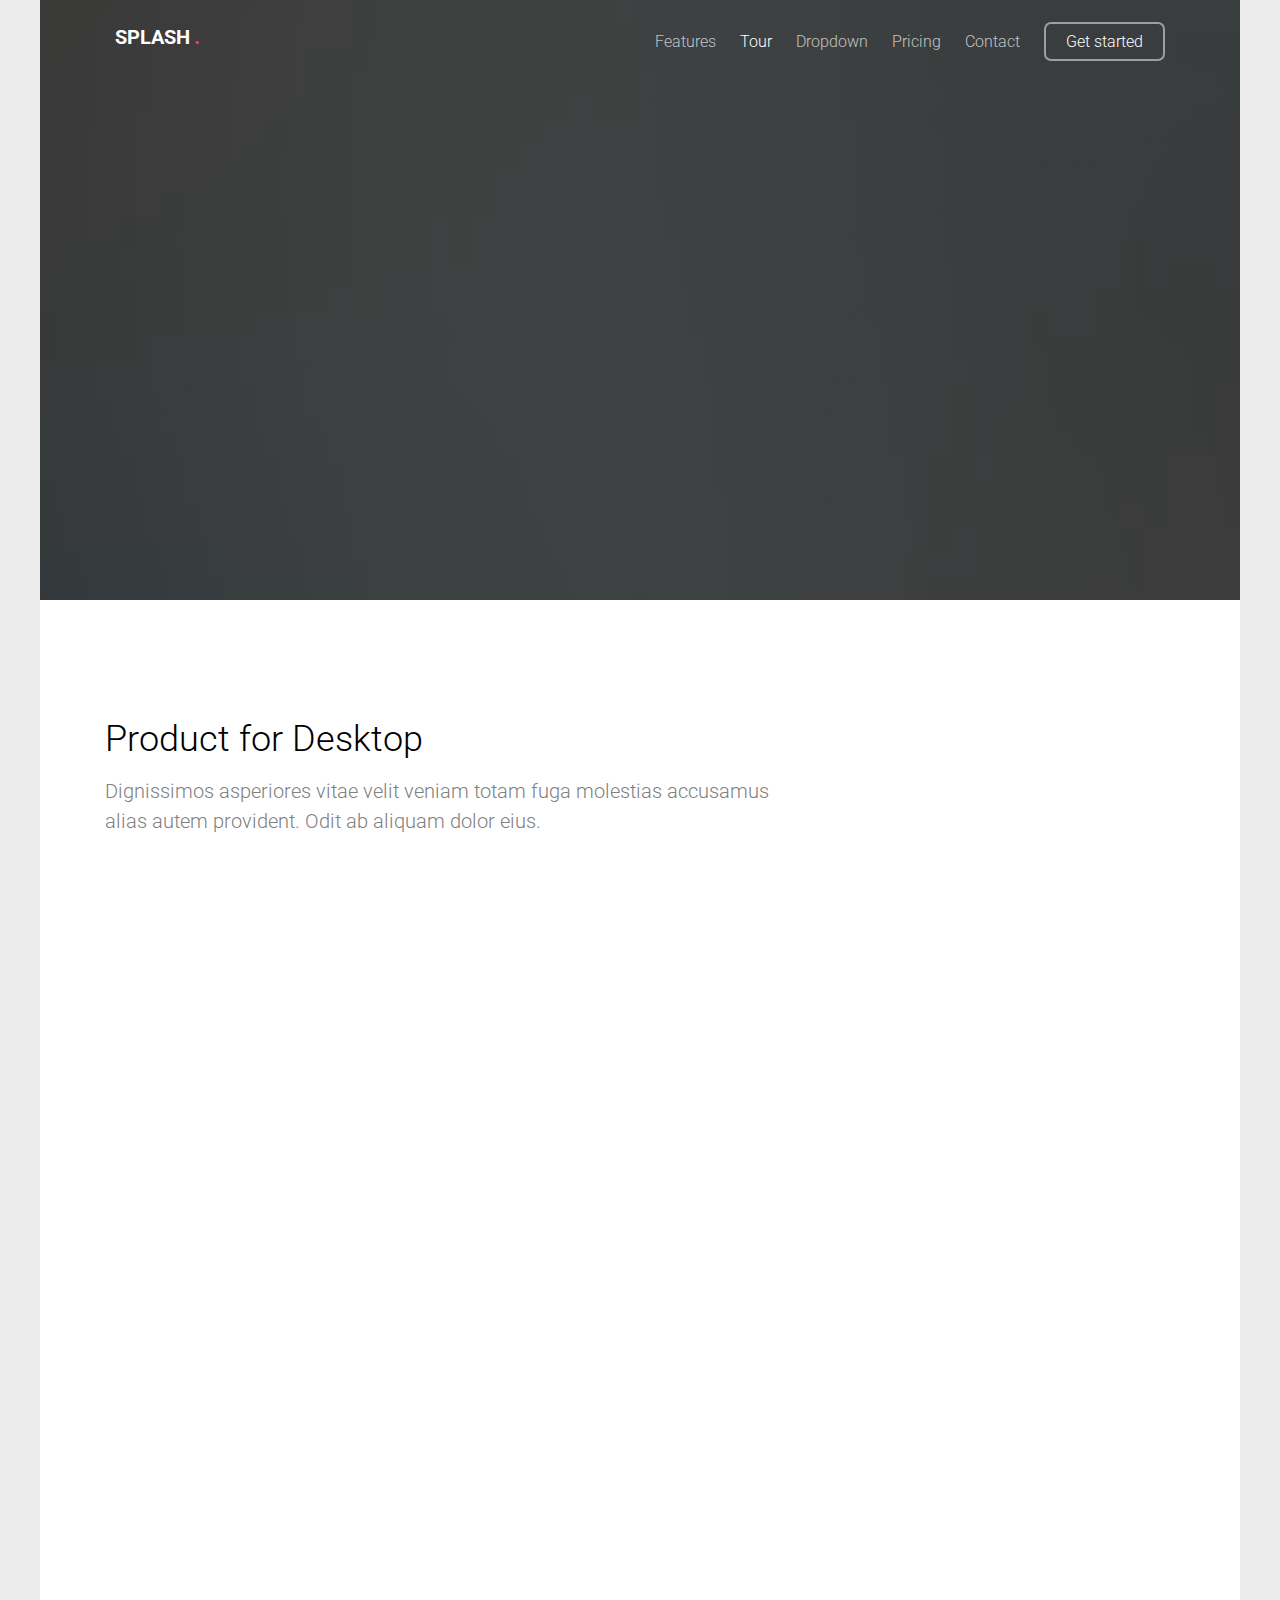
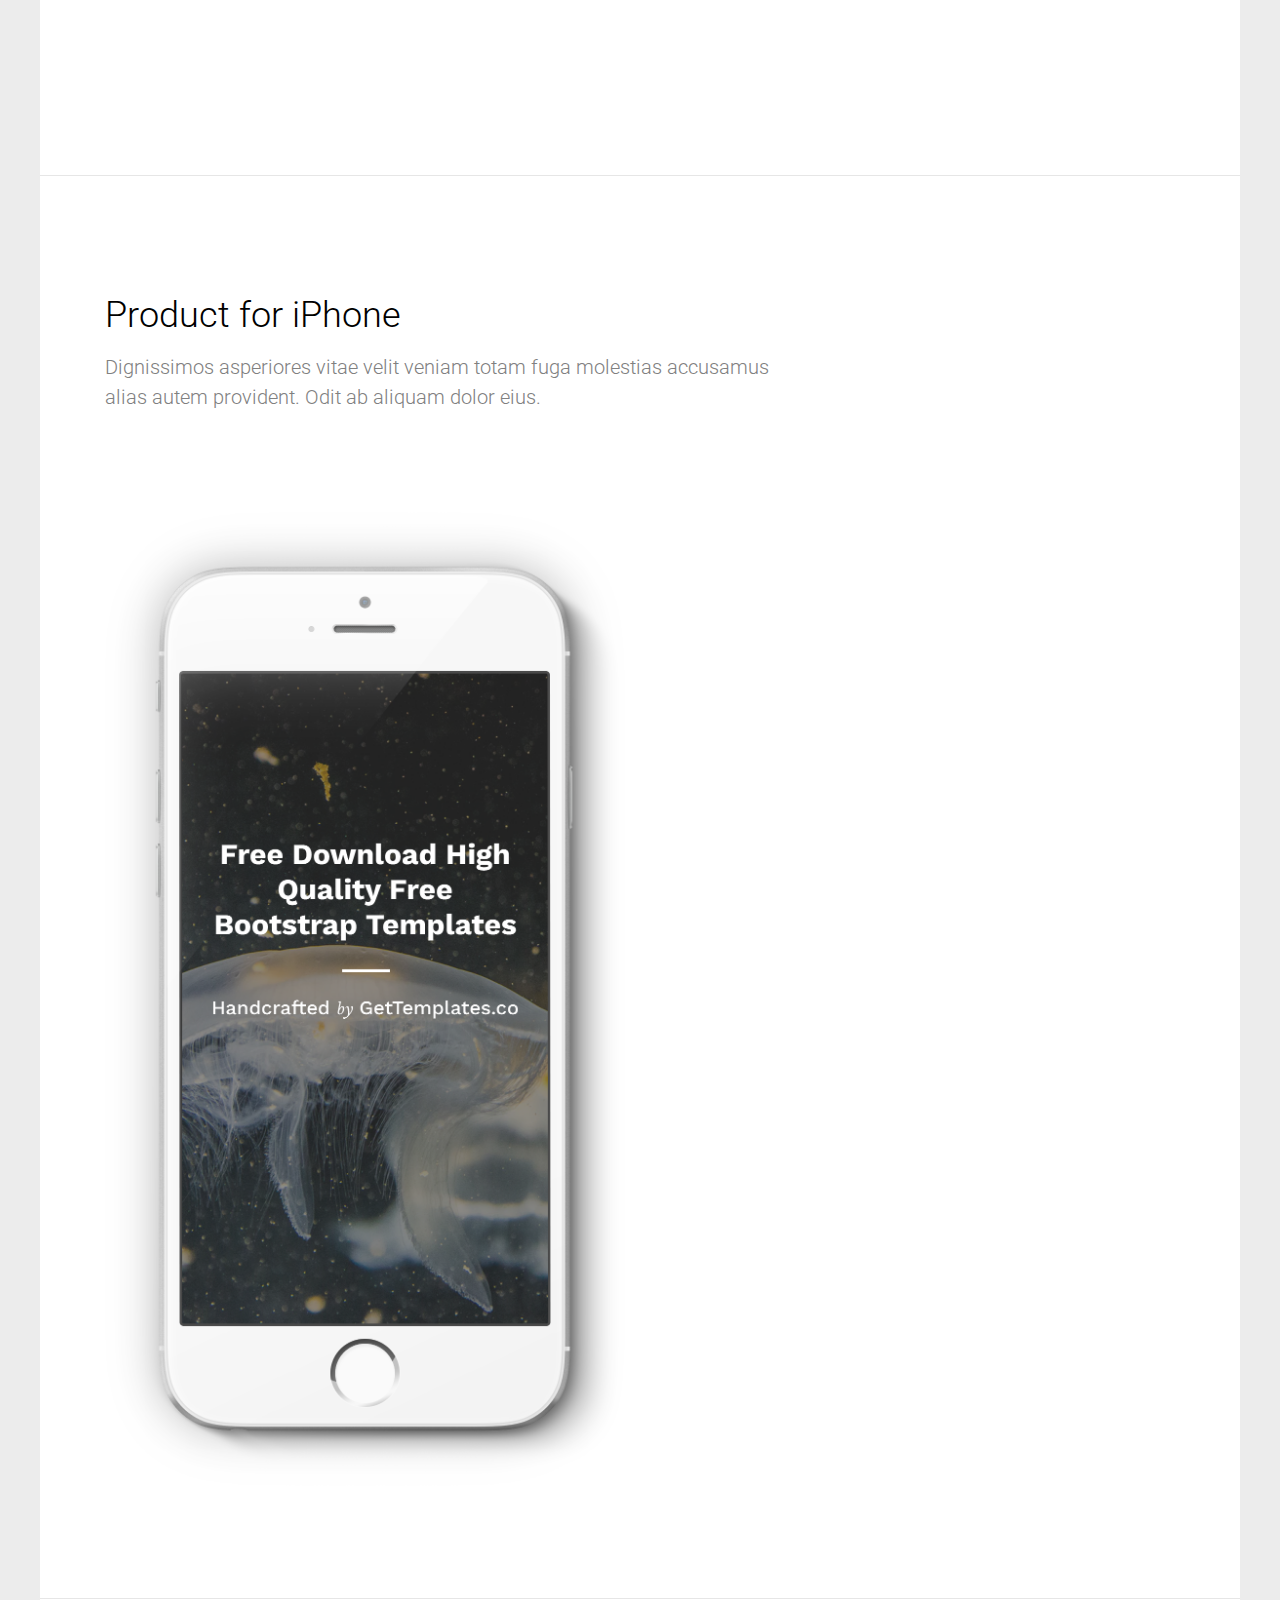
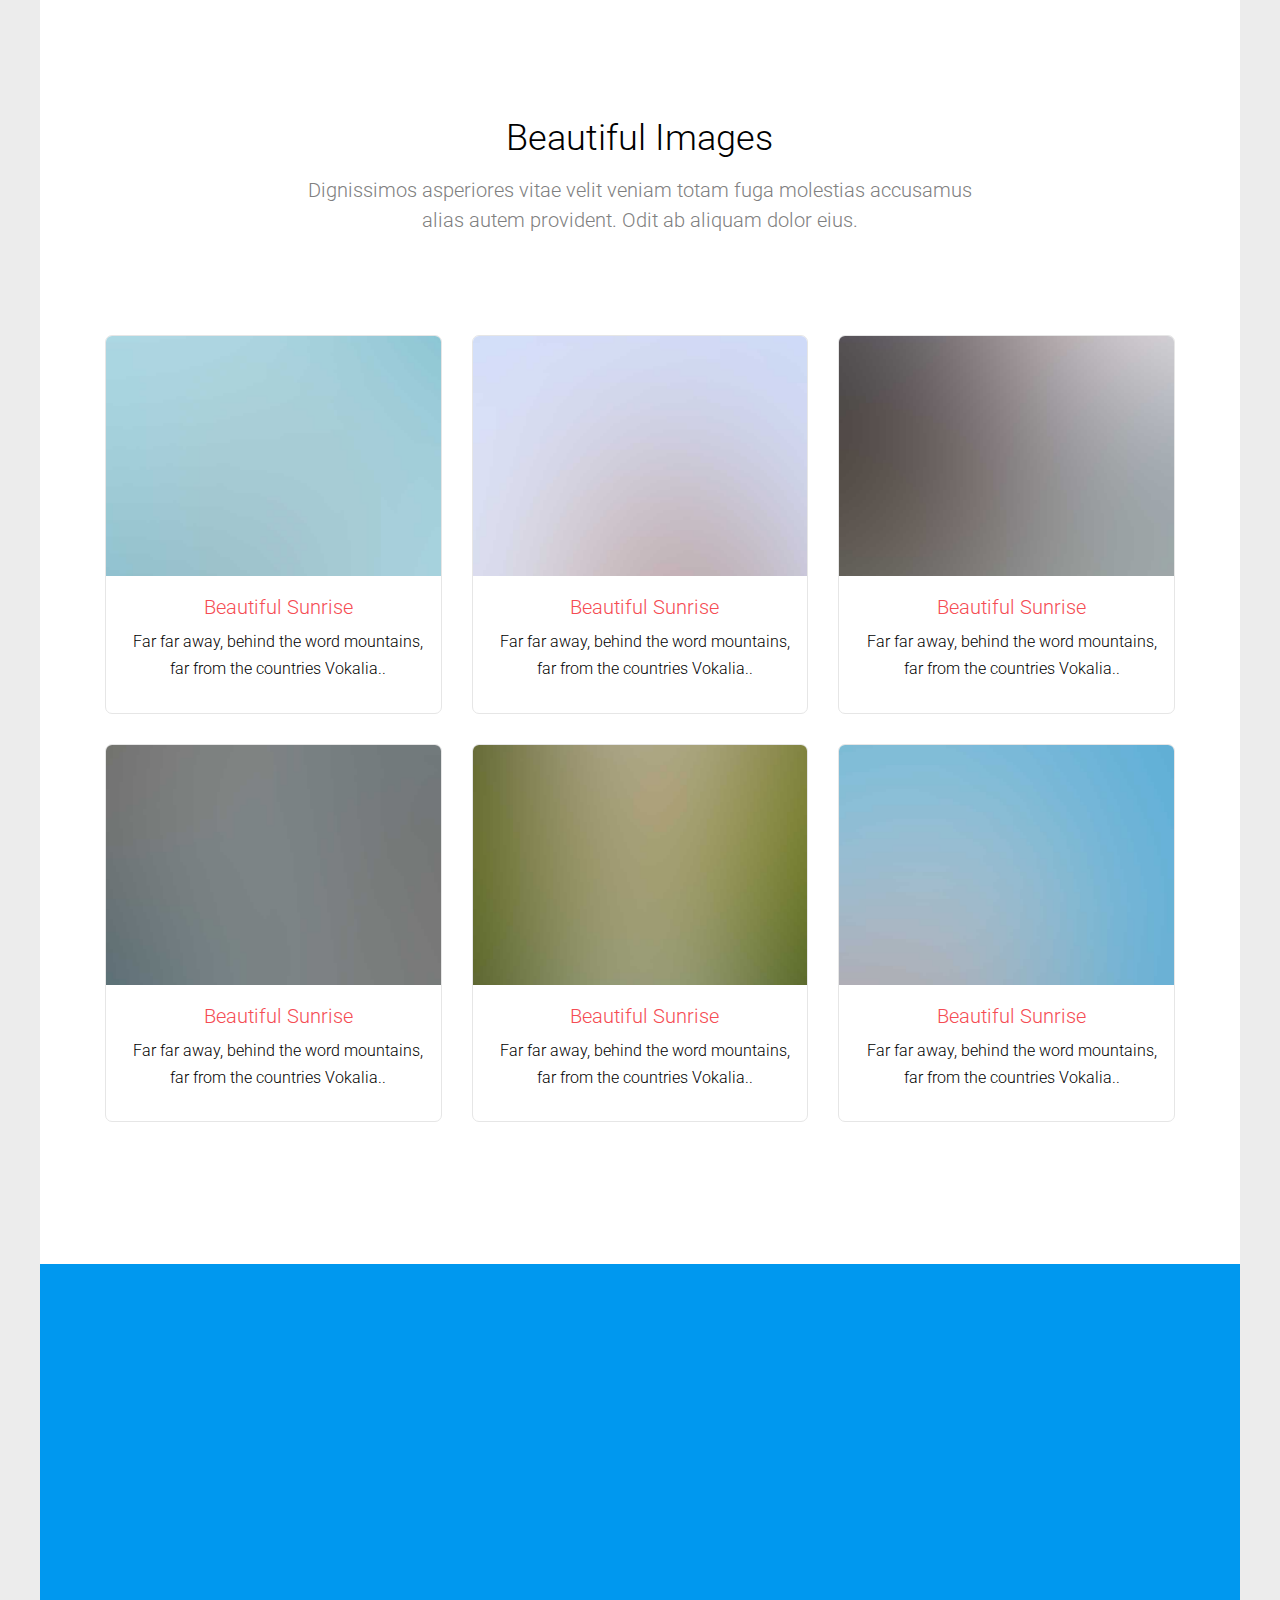
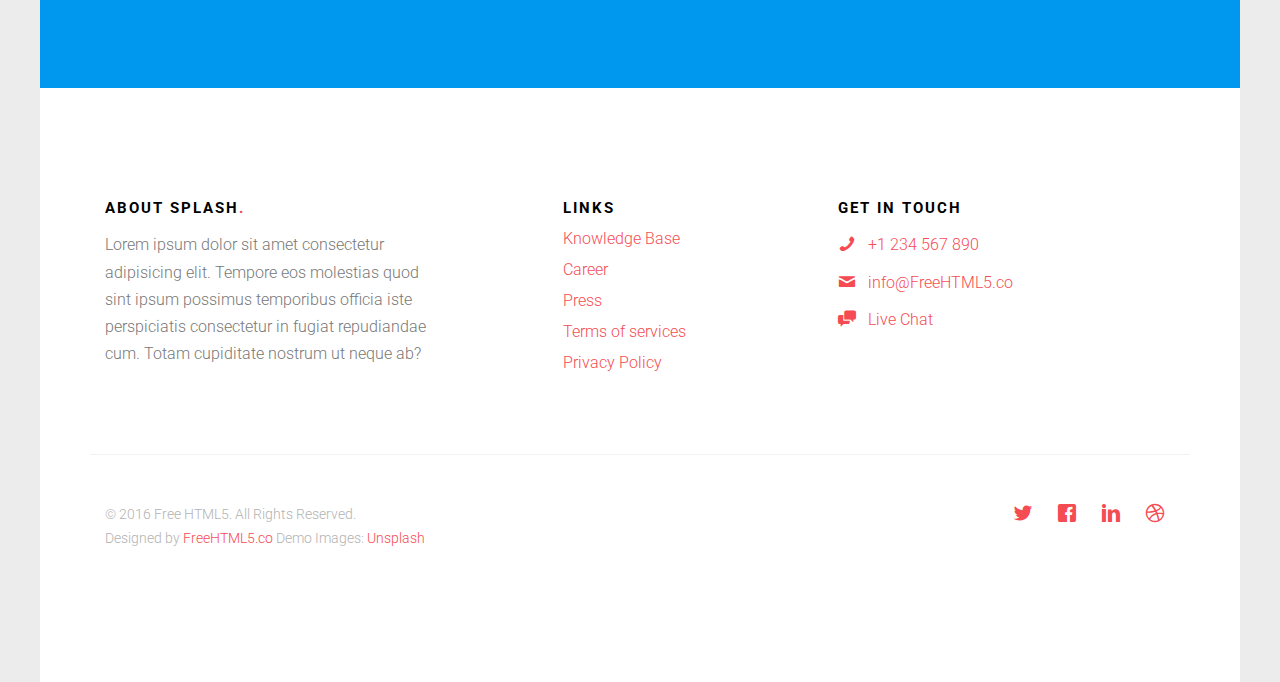
<file: pastebin/pastebin_app/static/pastebin_app/tour.html>
<!DOCTYPE HTML>
<html>
	<head>
	<meta charset="utf-8">
	<meta http-equiv="X-UA-Compatible" content="IE=edge">
	<title>Splash &mdash; Free Website Template, Free HTML5 Template by FreeHTML5.co</title>
	<meta name="viewport" content="width=device-width, initial-scale=1">
	<meta name="description" content="Free HTML5 Website Template by FreeHTML5.co" />
	<meta name="keywords" content="free website templates, free html5, free template, free bootstrap, free website template, html5, css3, mobile first, responsive" />
	<meta name="author" content="FreeHTML5.co" />
	<!-- 
	//////////////////////////////////////////////////////

	FREE HTML5 TEMPLATE 
	DESIGNED & DEVELOPED by FREEHTML5.CO
		
	Website: 		http://freehtml5.co/
	Email: 			info@freehtml5.co
	Twitter: 		http://twitter.com/fh5co
	Facebook: 		https://www.facebook.com/fh5co

	//////////////////////////////////////////////////////
	 -->
  	<!-- Facebook and Twitter integration -->
	<meta property="og:title" content=""/>
	<meta property="og:image" content=""/>
	<meta property="og:url" content=""/>
	<meta property="og:site_name" content=""/>
	<meta property="og:description" content=""/>
	<meta name="twitter:title" content="" />
	<meta name="twitter:image" content="" />
	<meta name="twitter:url" content="" />
	<meta name="twitter:card" content="" />

	<link href="https://fonts.googleapis.com/css?family=Roboto:300,400,700" rel="stylesheet">
	
	<!-- Animate.css -->
	<link rel="stylesheet" href="css/animate.css">
	<!-- Icomoon Icon Fonts-->
	<link rel="stylesheet" href="css/icomoon.css">
	<!-- Themify Icons-->
	<link rel="stylesheet" href="css/themify-icons.css">
	<!-- Bootstrap  -->
	<link rel="stylesheet" href="css/bootstrap.css">

	<!-- Magnific Popup -->
	<link rel="stylesheet" href="css/magnific-popup.css">

	<!-- Owl Carousel  -->
	<link rel="stylesheet" href="css/owl.carousel.min.css">
	<link rel="stylesheet" href="css/owl.theme.default.min.css">

	<!-- Theme style  -->
	<link rel="stylesheet" href="css/style.css">

	<!-- Modernizr JS -->
	<script src="js/modernizr-2.6.2.min.js"></script>
	<!-- FOR IE9 below -->
	<!--[if lt IE 9]>
	<script src="js/respond.min.js"></script>
	<![endif]-->

	</head>
	<body>
		
	<div class="gtco-loader"></div>
	
	<div id="page">

	
	<div class="page-inner">
	<nav class="gtco-nav" role="navigation">
		<div class="gtco-container">
			
			<div class="row">
				<div class="col-sm-4 col-xs-12">
					<div id="gtco-logo"><a href="index.html">Splash <em>.</em></a></div>
				</div>
				<div class="col-xs-8 text-right menu-1">
					<ul>
						<li><a href="features.html">Features</a></li>
						<li class="active"><a href="tour.html">Tour</a></li>
						<li class="has-dropdown">
							<a href="#">Dropdown</a>
							<ul class="dropdown">
								<li><a href="#">Web Design</a></li>
								<li><a href="#">eCommerce</a></li>
								<li><a href="#">Branding</a></li>
								<li><a href="#">API</a></li>
							</ul>
						</li>
						<li><a href="pricing.html">Pricing</a></li>
						<li><a href="contact.html">Contact</a></li>
						<li class="btn-cta"><a href="#"><span>Get started</span></a></li>
					</ul>
				</div>
			</div>
			
		</div>
	</nav>
	
	<header id="gtco-header" class="gtco-cover gtco-cover-sm" role="banner" style="background-image: url(images/img_1.jpg)">
		<div class="overlay"></div>
		<div class="gtco-container">
			<div class="row">
				<div class="col-md-12 col-md-offset-0 text-left">
					

					<div class="row row-mt-15em">

						<div class="col-md-7 mt-text animate-box" data-animate-effect="fadeInUp">
							<span class="intro-text-small">Explore The</span>
							<h1>Posibility of Our Products</h1>	
						</div>
						
					</div>
							
					
				</div>
			</div>
		</div>
	</header>
	
	
	
	<div class="gtco-section border-bottom">
		<div class="gtco-container">
			<div class="row">
				<div class="col-md-8 text-left gtco-heading">
					<h2>Product for Desktop</h2>
					<p>Dignissimos asperiores vitae velit veniam totam fuga molestias accusamus alias autem provident. Odit ab aliquam dolor eius.</p>
				</div>
			</div>
			<div class="row">
				<div class="col-md-5">
					<div class="feature-left animate-box" data-animate-effect="fadeInLeft">
						<span class="icon">
							<i class="icon-check"></i>
						</span>
						<div class="feature-copy">
							<h3>Retina Ready</h3>
							<p>Facilis ipsum reprehenderit nemo molestias. Aut cum mollitia reprehenderit.</p>
						</div>
					</div>

					<div class="feature-left animate-box" data-animate-effect="fadeInLeft">
						<span class="icon">
							<i class="icon-check"></i>
						</span>
						<div class="feature-copy">
							<h3>Fully Responsive</h3>
							<p>Facilis ipsum reprehenderit nemo molestias. Aut cum mollitia reprehenderit.</p>
						</div>
					</div>

					<div class="feature-left animate-box" data-animate-effect="fadeInLeft">
						<span class="icon">
							<i class="icon-check"></i>
						</span>
						<div class="feature-copy">
							<h3>Ready To Use</h3>
							<p>Facilis ipsum reprehenderit nemo molestias. Aut cum mollitia reprehenderit.</p>
						</div>
					</div>

					<div class="feature-left animate-box" data-animate-effect="fadeInLeft">
						<span class="icon">
							<i class="icon-check"></i>
						</span>
						<div class="feature-copy">
							<h3>Download Files</h3>
							<p>Facilis ipsum reprehenderit nemo molestias. Aut cum mollitia reprehenderit.</p>
						</div>
					</div>

				</div>
				<div class="col-md-7 macbook-wrap animate-box" data-animate-effect="fadeInRight">
					<img src="images/macbook.png" alt="Free HTML5 Bootstrap Template">
				</div>
			</div>
		</div>
	</div>

	<div class="gtco-section border-bottom">
		<div class="gtco-container">
			
			<div class="row">
				<div class="col-md-8 text-left gtco-heading">
					<h2>Product for iPhone</h2>
					<p>Dignissimos asperiores vitae velit veniam totam fuga molestias accusamus alias autem provident. Odit ab aliquam dolor eius.</p>
				</div>
			</div>

			<div class="row">
				<div class="col-md-6">
					<img src="images/iphone.png" class="img-responsive" alt="Free HTML5 Bootstrap Template">
				</div>
				<div class="col-md-6 mt-sm">
					<div class="feature-left animate-box" data-animate-effect="fadeInLeft">
						<span class="icon">
							<i class="ti-layers-alt"></i>
						</span>
						<div class="feature-copy">
							<h3>Retina Ready</h3>
							<p>Facilis ipsum reprehenderit nemo molestias. Aut cum mollitia reprehenderit.</p>
						</div>
					</div>

					<div class="feature-left animate-box" data-animate-effect="fadeInLeft">
						<span class="icon">
							<i class="ti-key"></i>
						</span>
						<div class="feature-copy">
							<h3>Fully Responsive</h3>
							<p>Facilis ipsum reprehenderit nemo molestias. Aut cum mollitia reprehenderit.</p>
						</div>
					</div>

					<div class="feature-left animate-box" data-animate-effect="fadeInLeft">
						<span class="icon">
							<i class="ti-image"></i>
						</span>
						<div class="feature-copy">
							<h3>Ready To Use</h3>
							<p>Facilis ipsum reprehenderit nemo molestias. Aut cum mollitia reprehenderit.</p>
						</div>
					</div>

					<div class="feature-left animate-box" data-animate-effect="fadeInLeft">
						<span class="icon">
							<i class="ti-heart"></i>
						</span>
						<div class="feature-copy">
							<h3>Download Files</h3>
							<p>Facilis ipsum reprehenderit nemo molestias. Aut cum mollitia reprehenderit.</p>
						</div>
					</div>

					<div class="feature-left animate-box" data-animate-effect="fadeInLeft">
						<span class="icon">
							<i class="ti-infinite"></i>
						</span>
						<div class="feature-copy">
							<h3>Download Files</h3>
							<p>Facilis ipsum reprehenderit nemo molestias. Aut cum mollitia reprehenderit.</p>
						</div>
					</div>

					<div class="feature-left animate-box" data-animate-effect="fadeInLeft">
						<span class="icon">
							<i class="ti-credit-card"></i>
						</span>
						<div class="feature-copy">
							<h3>Download Files</h3>
							<p>Facilis ipsum reprehenderit nemo molestias. Aut cum mollitia reprehenderit.</p>
						</div>
					</div>

				</div>
			</div>
		</div>
	</div>

	<div class="gtco-section">
		<div class="gtco-container">
			<div class="row">
				<div class="col-md-8 col-md-offset-2 text-center gtco-heading">
					<h2>Beautiful Images</h2>
					<p>Dignissimos asperiores vitae velit veniam totam fuga molestias accusamus alias autem provident. Odit ab aliquam dolor eius.</p>
				</div>
			</div>
			<div class="row">
				<div class="col-lg-4 col-md-4 col-sm-6">
					<a href="images/img_2.jpg" class="fh5co-project-item image-popup">
						<figure>
							<div class="overlay"><i class="ti-plus"></i></div>
							<img src="images/img_2.jpg" alt="Image" class="img-responsive">
						</figure>
						<div class="fh5co-text">
							<h2>Beautiful Sunrise</h2>
							<p>Far far away, behind the word mountains, far from the countries Vokalia..</p>
						</div>
					</a>
				</div>
				<div class="col-lg-4 col-md-4 col-sm-6">
					<a href="images/img_3.jpg" class="fh5co-project-item image-popup">
						<figure>
							<div class="overlay"><i class="ti-plus"></i></div>
							<img src="images/img_3.jpg" alt="Image" class="img-responsive">
						</figure>
						<div class="fh5co-text">
							<h2>Beautiful Sunrise</h2>
							<p>Far far away, behind the word mountains, far from the countries Vokalia..</p>
						</div>
					</a>
				</div>
				<div class="col-lg-4 col-md-4 col-sm-6">
					<a href="images/img_4.jpg" class="fh5co-project-item image-popup">
						<figure>
							<div class="overlay"><i class="ti-plus"></i></div>
							<img src="images/img_4.jpg" alt="Image" class="img-responsive">
						</figure>
						<div class="fh5co-text">
							<h2>Beautiful Sunrise</h2>
							<p>Far far away, behind the word mountains, far from the countries Vokalia..</p>
						</div>
					</a>
				</div>

				<div class="col-lg-4 col-md-4 col-sm-6">
					<a href="images/img_1.jpg" class="fh5co-project-item image-popup">
						<figure>
							<div class="overlay"><i class="ti-plus"></i></div>
							<img src="images/img_1.jpg" alt="Image" class="img-responsive">
						</figure>
						<div class="fh5co-text">
							<h2>Beautiful Sunrise</h2>
							<p>Far far away, behind the word mountains, far from the countries Vokalia..</p>
						</div>
					</a>
				</div>
				<div class="col-lg-4 col-md-4 col-sm-6">
					<a href="images/img_5.jpg" class="fh5co-project-item image-popup">
						<figure>
							<div class="overlay"><i class="ti-plus"></i></div>
							<img src="images/img_5.jpg" alt="Image" class="img-responsive">
						</figure>
						<div class="fh5co-text">
							<h2>Beautiful Sunrise</h2>
							<p>Far far away, behind the word mountains, far from the countries Vokalia..</p>
						</div>
					</a>
				</div>
				<div class="col-lg-4 col-md-4 col-sm-6">
					<a href="images/img_6.jpg" class="fh5co-project-item image-popup">
						<figure>
							<div class="overlay"><i class="ti-plus"></i></div>
							<img src="images/img_6.jpg" alt="Image" class="img-responsive">
						</figure>
						<div class="fh5co-text">
							<h2>Beautiful Sunrise</h2>
							<p>Far far away, behind the word mountains, far from the countries Vokalia..</p>
						</div>
					</a>
				</div>

			</div>
		</div>
	</div>

	<div id="gtco-subscribe">
		<div class="gtco-container">
			<div class="row animate-box">
				<div class="col-md-8 col-md-offset-2 text-center gtco-heading">
					<h2>Subscribe</h2>
					<p>Be the first to know about the new templates.</p>
				</div>
			</div>
			<div class="row animate-box">
				<div class="col-md-8 col-md-offset-2">
					<form class="form-inline">
						<div class="col-md-6 col-sm-6">
							<div class="form-group">
								<label for="email" class="sr-only">Email</label>
								<input type="email" class="form-control" id="email" placeholder="Your Email">
							</div>
						</div>
						<div class="col-md-6 col-sm-6">
							<button type="submit" class="btn btn-default btn-block">Subscribe</button>
						</div>
					</form>
				</div>
			</div>
		</div>
	</div>

	<footer id="gtco-footer" role="contentinfo">
		<div class="gtco-container">
			<div class="row row-p	b-md">

				<div class="col-md-4">
					<div class="gtco-widget">
						<h3>About <span class="footer-logo">Splash<span>.<span></span></h3>
						<p>Lorem ipsum dolor sit amet consectetur adipisicing elit. Tempore eos molestias quod sint ipsum possimus temporibus officia iste perspiciatis consectetur in fugiat repudiandae cum. Totam cupiditate nostrum ut neque ab?</p>
					</div>
				</div>

				<div class="col-md-4 col-md-push-1">
					<div class="gtco-widget">
						<h3>Links</h3>
						<ul class="gtco-footer-links">
							<li><a href="#">Knowledge Base</a></li>
							<li><a href="#">Career</a></li>
							<li><a href="#">Press</a></li>
							<li><a href="#">Terms of services</a></li>
							<li><a href="#">Privacy Policy</a></li>
						</ul>
					</div>
				</div>

				<div class="col-md-4">
					<div class="gtco-widget">
						<h3>Get In Touch</h3>
						<ul class="gtco-quick-contact">
							<li><a href="#"><i class="icon-phone"></i> +1 234 567 890</a></li>
							<li><a href="#"><i class="icon-mail2"></i> info@FreeHTML5.co</a></li>
							<li><a href="#"><i class="icon-chat"></i> Live Chat</a></li>
						</ul>
					</div>
				</div>

			</div>

			<div class="row copyright">
				<div class="col-md-12">
					<p class="pull-left">
						<small class="block">&copy; 2016 Free HTML5. All Rights Reserved.</small> 
						<small class="block">Designed by <a href="http://FreeHTML5.co/" target="_blank">FreeHTML5.co</a> Demo Images: <a href="http://unsplash.co/" target="_blank">Unsplash</a></small>
					</p>
					<p class="pull-right">
						<ul class="gtco-social-icons pull-right">
							<li><a href="#"><i class="icon-twitter"></i></a></li>
							<li><a href="#"><i class="icon-facebook"></i></a></li>
							<li><a href="#"><i class="icon-linkedin"></i></a></li>
							<li><a href="#"><i class="icon-dribbble"></i></a></li>
						</ul>
					</p>
				</div>
			</div>

		</div>
	</footer>
	</div>

	</div>

	<div class="gototop js-top">
		<a href="#" class="js-gotop"><i class="icon-arrow-up"></i></a>
	</div>
	
	<!-- jQuery -->
	<script src="js/jquery.min.js"></script>
	<!-- jQuery Easing -->
	<script src="js/jquery.easing.1.3.js"></script>
	<!-- Bootstrap -->
	<script src="js/bootstrap.min.js"></script>
	<!-- Waypoints -->
	<script src="js/jquery.waypoints.min.js"></script>
	<!-- Carousel -->
	<script src="js/owl.carousel.min.js"></script>
	<!-- countTo -->
	<script src="js/jquery.countTo.js"></script>
	<!-- Magnific Popup -->
	<script src="js/jquery.magnific-popup.min.js"></script>
	<script src="js/magnific-popup-options.js"></script>
	<!-- Main -->
	<script src="js/main.js"></script>

	</body>
</html>
</file>
<file: pastebin/pastebin_app/static/pastebin_app/css/icomoon.css>
@font-face {
  font-family: 'icomoon';
  src:  url('../fonts/icomoon/icomoon.eot?6iuir');
  src:  url('../fonts/icomoon/icomoon.eot?6iuir#iefix') format('embedded-opentype'),
    url('../fonts/icomoon/icomoon.ttf?6iuir') format('truetype'),
    url('../fonts/icomoon/icomoon.woff?6iuir') format('woff'),
    url('../fonts/icomoon/icomoon.svg?6iuir#icomoon') format('svg');
  font-weight: normal;
  font-style: normal;
}

[class^="icon-"], [class*=" icon-"] {
  /* use !important to prevent issues with browser extensions that change fonts */
  font-family: 'icomoon' !important;
  speak: none;
  font-style: normal;
  font-weight: normal;
  font-variant: normal;
  text-transform: none;
  line-height: 1;

  /* Better Font Rendering =========== */
  -webkit-font-smoothing: antialiased;
  -moz-osx-font-smoothing: grayscale;
}

.icon-eye:before {
  content: "\e000";
}
.icon-paper-clip:before {
  content: "\e001";
}
.icon-mail:before {
  content: "\e002";
}
.icon-toggle:before {
  content: "\e003";
}
.icon-layout:before {
  content: "\e004";
}
.icon-link:before {
  content: "\e005";
}
.icon-bell:before {
  content: "\e006";
}
.icon-lock:before {
  content: "\e007";
}
.icon-unlock:before {
  content: "\e008";
}
.icon-ribbon:before {
  content: "\e009";
}
.icon-image:before {
  content: "\e010";
}
.icon-signal:before {
  content: "\e011";
}
.icon-target:before {
  content: "\e012";
}
.icon-clipboard:before {
  content: "\e013";
}
.icon-clock:before {
  content: "\e014";
}
.icon-watch:before {
  content: "\e015";
}
.icon-air-play:before {
  content: "\e016";
}
.icon-camera:before {
  content: "\e017";
}
.icon-video:before {
  content: "\e018";
}
.icon-disc:before {
  content: "\e019";
}
.icon-printer:before {
  content: "\e020";
}
.icon-monitor:before {
  content: "\e021";
}
.icon-server:before {
  content: "\e022";
}
.icon-cog:before {
  content: "\e023";
}
.icon-heart:before {
  content: "\e024";
}
.icon-paragraph:before {
  content: "\e025";
}
.icon-align-justify:before {
  content: "\e026";
}
.icon-align-left:before {
  content: "\e027";
}
.icon-align-center:before {
  content: "\e028";
}
.icon-align-right:before {
  content: "\e029";
}
.icon-book:before {
  content: "\e030";
}
.icon-layers:before {
  content: "\e031";
}
.icon-stack:before {
  content: "\e032";
}
.icon-stack-2:before {
  content: "\e033";
}
.icon-paper:before {
  content: "\e034";
}
.icon-paper-stack:before {
  content: "\e035";
}
.icon-search:before {
  content: "\e036";
}
.icon-zoom-in:before {
  content: "\e037";
}
.icon-zoom-out:before {
  content: "\e038";
}
.icon-reply:before {
  content: "\e039";
}
.icon-circle-plus:before {
  content: "\e040";
}
.icon-circle-minus:before {
  content: "\e041";
}
.icon-circle-check:before {
  content: "\e042";
}
.icon-circle-cross:before {
  content: "\e043";
}
.icon-square-plus:before {
  content: "\e044";
}
.icon-square-minus:before {
  content: "\e045";
}
.icon-square-check:before {
  content: "\e046";
}
.icon-square-cross:before {
  content: "\e047";
}
.icon-microphone:before {
  content: "\e048";
}
.icon-record:before {
  content: "\e049";
}
.icon-skip-back:before {
  content: "\e050";
}
.icon-rewind:before {
  content: "\e051";
}
.icon-play:before {
  content: "\e052";
}
.icon-pause:before {
  content: "\e053";
}
.icon-stop:before {
  content: "\e054";
}
.icon-fast-forward:before {
  content: "\e055";
}
.icon-skip-forward:before {
  content: "\e056";
}
.icon-shuffle:before {
  content: "\e057";
}
.icon-repeat:before {
  content: "\e058";
}
.icon-folder:before {
  content: "\e059";
}
.icon-umbrella:before {
  content: "\e060";
}
.icon-moon:before {
  content: "\e061";
}
.icon-thermometer:before {
  content: "\e062";
}
.icon-drop:before {
  content: "\e063";
}
.icon-sun:before {
  content: "\e064";
}
.icon-cloud:before {
  content: "\e065";
}
.icon-cloud-upload:before {
  content: "\e066";
}
.icon-cloud-download:before {
  content: "\e067";
}
.icon-upload:before {
  content: "\e068";
}
.icon-download:before {
  content: "\e069";
}
.icon-location:before {
  content: "\e070";
}
.icon-location-2:before {
  content: "\e071";
}
.icon-map:before {
  content: "\e072";
}
.icon-battery:before {
  content: "\e073";
}
.icon-head:before {
  content: "\e074";
}
.icon-briefcase:before {
  content: "\e075";
}
.icon-speech-bubble:before {
  content: "\e076";
}
.icon-anchor:before {
  content: "\e077";
}
.icon-globe:before {
  content: "\e078";
}
.icon-box:before {
  content: "\e079";
}
.icon-reload:before {
  content: "\e080";
}
.icon-share:before {
  content: "\e081";
}
.icon-marquee:before {
  content: "\e082";
}
.icon-marquee-plus:before {
  content: "\e083";
}
.icon-marquee-minus:before {
  content: "\e084";
}
.icon-tag:before {
  content: "\e085";
}
.icon-power:before {
  content: "\e086";
}
.icon-command:before {
  content: "\e087";
}
.icon-alt:before {
  content: "\e088";
}
.icon-esc:before {
  content: "\e089";
}
.icon-bar-graph:before {
  content: "\e090";
}
.icon-bar-graph-2:before {
  content: "\e091";
}
.icon-pie-graph:before {
  content: "\e092";
}
.icon-star:before {
  content: "\e093";
}
.icon-arrow-left:before {
  content: "\e094";
}
.icon-arrow-right:before {
  content: "\e095";
}
.icon-arrow-up:before {
  content: "\e096";
}
.icon-arrow-down:before {
  content: "\e097";
}
.icon-volume:before {
  content: "\e098";
}
.icon-mute:before {
  content: "\e099";
}
.icon-content-right:before {
  content: "\e100";
}
.icon-content-left:before {
  content: "\e101";
}
.icon-grid:before {
  content: "\e102";
}
.icon-grid-2:before {
  content: "\e103";
}
.icon-columns:before {
  content: "\e104";
}
.icon-loader:before {
  content: "\e105";
}
.icon-bag:before {
  content: "\e106";
}
.icon-ban:before {
  content: "\e107";
}
.icon-flag:before {
  content: "\e108";
}
.icon-trash:before {
  content: "\e109";
}
.icon-expand:before {
  content: "\e110";
}
.icon-contract:before {
  content: "\e111";
}
.icon-maximize:before {
  content: "\e112";
}
.icon-minimize:before {
  content: "\e113";
}
.icon-plus:before {
  content: "\e114";
}
.icon-minus:before {
  content: "\e115";
}
.icon-check:before {
  content: "\e116";
}
.icon-cross:before {
  content: "\e117";
}
.icon-move:before {
  content: "\e118";
}
.icon-delete:before {
  content: "\e119";
}
.icon-menu:before {
  content: "\e120";
}
.icon-archive:before {
  content: "\e121";
}
.icon-inbox:before {
  content: "\e122";
}
.icon-outbox:before {
  content: "\e123";
}
.icon-file:before {
  content: "\e124";
}
.icon-file-add:before {
  content: "\e125";
}
.icon-file-subtract:before {
  content: "\e126";
}
.icon-help:before {
  content: "\e127";
}
.icon-open:before {
  content: "\e128";
}
.icon-ellipsis:before {
  content: "\e129";
}
.icon-add-to-list:before {
  content: "\e900";
}
.icon-classic-computer:before {
  content: "\e901";
}
.icon-controller-fast-backward:before {
  content: "\e902";
}
.icon-creative-commons-attribution:before {
  content: "\e903";
}
.icon-creative-commons-noderivs:before {
  content: "\e904";
}
.icon-creative-commons-noncommercial-eu:before {
  content: "\e905";
}
.icon-creative-commons-noncommercial-us:before {
  content: "\e906";
}
.icon-creative-commons-public-domain:before {
  content: "\e907";
}
.icon-creative-commons-remix:before {
  content: "\e908";
}
.icon-creative-commons-share:before {
  content: "\e909";
}
.icon-creative-commons-sharealike:before {
  content: "\e90a";
}
.icon-creative-commons:before {
  content: "\e90b";
}
.icon-document-landscape:before {
  content: "\e90c";
}
.icon-remove-user:before {
  content: "\e90d";
}
.icon-warning:before {
  content: "\e90e";
}
.icon-arrow-bold-down:before {
  content: "\e90f";
}
.icon-arrow-bold-left:before {
  content: "\e910";
}
.icon-arrow-bold-right:before {
  content: "\e911";
}
.icon-arrow-bold-up:before {
  content: "\e912";
}
.icon-arrow-down2:before {
  content: "\e913";
}
.icon-arrow-left2:before {
  content: "\e914";
}
.icon-arrow-long-down:before {
  content: "\e915";
}
.icon-arrow-long-left:before {
  content: "\e916";
}
.icon-arrow-long-right:before {
  content: "\e917";
}
.icon-arrow-long-up:before {
  content: "\e918";
}
.icon-arrow-right2:before {
  content: "\e919";
}
.icon-arrow-up2:before {
  content: "\e91a";
}
.icon-arrow-with-circle-down:before {
  content: "\e91b";
}
.icon-arrow-with-circle-left:before {
  content: "\e91c";
}
.icon-arrow-with-circle-right:before {
  content: "\e91d";
}
.icon-arrow-with-circle-up:before {
  content: "\e91e";
}
.icon-bookmark:before {
  content: "\e91f";
}
.icon-bookmarks:before {
  content: "\e920";
}
.icon-chevron-down:before {
  content: "\e921";
}
.icon-chevron-left:before {
  content: "\e922";
}
.icon-chevron-right:before {
  content: "\e923";
}
.icon-chevron-small-down:before {
  content: "\e924";
}
.icon-chevron-small-left:before {
  content: "\e925";
}
.icon-chevron-small-right:before {
  content: "\e926";
}
.icon-chevron-small-up:before {
  content: "\e927";
}
.icon-chevron-thin-down:before {
  content: "\e928";
}
.icon-chevron-thin-left:before {
  content: "\e929";
}
.icon-chevron-thin-right:before {
  content: "\e92a";
}
.icon-chevron-thin-up:before {
  content: "\e92b";
}
.icon-chevron-up:before {
  content: "\e92c";
}
.icon-chevron-with-circle-down:before {
  content: "\e92d";
}
.icon-chevron-with-circle-left:before {
  content: "\e92e";
}
.icon-chevron-with-circle-right:before {
  content: "\e92f";
}
.icon-chevron-with-circle-up:before {
  content: "\e930";
}
.icon-cloud2:before {
  content: "\e931";
}
.icon-controller-fast-forward:before {
  content: "\e932";
}
.icon-controller-jump-to-start:before {
  content: "\e933";
}
.icon-controller-next:before {
  content: "\e934";
}
.icon-controller-paus:before {
  content: "\e935";
}
.icon-controller-play:before {
  content: "\e936";
}
.icon-controller-record:before {
  content: "\e937";
}
.icon-controller-stop:before {
  content: "\e938";
}
.icon-controller-volume:before {
  content: "\e939";
}
.icon-dot-single:before {
  content: "\e93a";
}
.icon-dots-three-horizontal:before {
  content: "\e93b";
}
.icon-dots-three-vertical:before {
  content: "\e93c";
}
.icon-dots-two-horizontal:before {
  content: "\e93d";
}
.icon-dots-two-vertical:before {
  content: "\e93e";
}
.icon-download2:before {
  content: "\e93f";
}
.icon-emoji-flirt:before {
  content: "\e940";
}
.icon-flow-branch:before {
  content: "\e941";
}
.icon-flow-cascade:before {
  content: "\e942";
}
.icon-flow-line:before {
  content: "\e943";
}
.icon-flow-parallel:before {
  content: "\e944";
}
.icon-flow-tree:before {
  content: "\e945";
}
.icon-install:before {
  content: "\e946";
}
.icon-layers2:before {
  content: "\e947";
}
.icon-open-book:before {
  content: "\e948";
}
.icon-resize-100:before {
  content: "\e949";
}
.icon-resize-full-screen:before {
  content: "\e94a";
}
.icon-save:before {
  content: "\e94b";
}
.icon-select-arrows:before {
  content: "\e94c";
}
.icon-sound-mute:before {
  content: "\e94d";
}
.icon-sound:before {
  content: "\e94e";
}
.icon-trash2:before {
  content: "\e94f";
}
.icon-triangle-down:before {
  content: "\e950";
}
.icon-triangle-left:before {
  content: "\e951";
}
.icon-triangle-right:before {
  content: "\e952";
}
.icon-triangle-up:before {
  content: "\e953";
}
.icon-uninstall:before {
  content: "\e954";
}
.icon-upload-to-cloud:before {
  content: "\e955";
}
.icon-upload2:before {
  content: "\e956";
}
.icon-add-user:before {
  content: "\e957";
}
.icon-address:before {
  content: "\e958";
}
.icon-adjust:before {
  content: "\e959";
}
.icon-air:before {
  content: "\e95a";
}
.icon-aircraft-landing:before {
  content: "\e95b";
}
.icon-aircraft-take-off:before {
  content: "\e95c";
}
.icon-aircraft:before {
  content: "\e95d";
}
.icon-align-bottom:before {
  content: "\e95e";
}
.icon-align-horizontal-middle:before {
  content: "\e95f";
}
.icon-align-left2:before {
  content: "\e960";
}
.icon-align-right2:before {
  content: "\e961";
}
.icon-align-top:before {
  content: "\e962";
}
.icon-align-vertical-middle:before {
  content: "\e963";
}
.icon-archive2:before {
  content: "\e964";
}
.icon-area-graph:before {
  content: "\e965";
}
.icon-attachment:before {
  content: "\e966";
}
.icon-awareness-ribbon:before {
  content: "\e967";
}
.icon-back-in-time:before {
  content: "\e968";
}
.icon-back:before {
  content: "\e969";
}
.icon-bar-graph2:before {
  content: "\e96a";
}
.icon-battery2:before {
  content: "\e96b";
}
.icon-beamed-note:before {
  content: "\e96c";
}
.icon-bell2:before {
  content: "\e96d";
}
.icon-blackboard:before {
  content: "\e96e";
}
.icon-block:before {
  content: "\e96f";
}
.icon-book2:before {
  content: "\e970";
}
.icon-bowl:before {
  content: "\e971";
}
.icon-box2:before {
  content: "\e972";
}
.icon-briefcase2:before {
  content: "\e973";
}
.icon-browser:before {
  content: "\e974";
}
.icon-brush:before {
  content: "\e975";
}
.icon-bucket:before {
  content: "\e976";
}
.icon-cake:before {
  content: "\e977";
}
.icon-calculator:before {
  content: "\e978";
}
.icon-calendar:before {
  content: "\e979";
}
.icon-camera2:before {
  content: "\e97a";
}
.icon-ccw:before {
  content: "\e97b";
}
.icon-chat:before {
  content: "\e97c";
}
.icon-check2:before {
  content: "\e97d";
}
.icon-circle-with-cross:before {
  content: "\e97e";
}
.icon-circle-with-minus:before {
  content: "\e97f";
}
.icon-circle-with-plus:before {
  content: "\e980";
}
.icon-circle:before {
  content: "\e981";
}
.icon-circular-graph:before {
  content: "\e982";
}
.icon-clapperboard:before {
  content: "\e983";
}
.icon-clipboard2:before {
  content: "\e984";
}
.icon-clock2:before {
  content: "\e985";
}
.icon-code:before {
  content: "\e986";
}
.icon-cog2:before {
  content: "\e987";
}
.icon-colours:before {
  content: "\e988";
}
.icon-compass:before {
  content: "\e989";
}
.icon-copy:before {
  content: "\e98a";
}
.icon-credit-card:before {
  content: "\e98b";
}
.icon-credit:before {
  content: "\e98c";
}
.icon-cross2:before {
  content: "\e98d";
}
.icon-cup:before {
  content: "\e98e";
}
.icon-cw:before {
  content: "\e98f";
}
.icon-cycle:before {
  content: "\e990";
}
.icon-database:before {
  content: "\e991";
}
.icon-dial-pad:before {
  content: "\e992";
}
.icon-direction:before {
  content: "\e993";
}
.icon-document:before {
  content: "\e994";
}
.icon-documents:before {
  content: "\e995";
}
.icon-drink:before {
  content: "\e996";
}
.icon-drive:before {
  content: "\e997";
}
.icon-drop2:before {
  content: "\e998";
}
.icon-edit:before {
  content: "\e999";
}
.icon-email:before {
  content: "\e99a";
}
.icon-emoji-happy:before {
  content: "\e99b";
}
.icon-emoji-neutral:before {
  content: "\e99c";
}
.icon-emoji-sad:before {
  content: "\e99d";
}
.icon-erase:before {
  content: "\e99e";
}
.icon-eraser:before {
  content: "\e99f";
}
.icon-export:before {
  content: "\e9a0";
}
.icon-eye2:before {
  content: "\e9a1";
}
.icon-feather:before {
  content: "\e9a2";
}
.icon-flag2:before {
  content: "\e9a3";
}
.icon-flash:before {
  content: "\e9a4";
}
.icon-flashlight:before {
  content: "\e9a5";
}
.icon-flat-brush:before {
  content: "\e9a6";
}
.icon-folder-images:before {
  content: "\e9a7";
}
.icon-folder-music:before {
  content: "\e9a8";
}
.icon-folder-video:before {
  content: "\e9a9";
}
.icon-folder2:before {
  content: "\e9aa";
}
.icon-forward:before {
  content: "\e9ab";
}
.icon-funnel:before {
  content: "\e9ac";
}
.icon-game-controller:before {
  content: "\e9ad";
}
.icon-gauge:before {
  content: "\e9ae";
}
.icon-globe2:before {
  content: "\e9af";
}
.icon-graduation-cap:before {
  content: "\e9b0";
}
.icon-grid2:before {
  content: "\e9b1";
}
.icon-hair-cross:before {
  content: "\e9b2";
}
.icon-hand:before {
  content: "\e9b3";
}
.icon-heart-outlined:before {
  content: "\e9b4";
}
.icon-heart2:before {
  content: "\e9b5";
}
.icon-help-with-circle:before {
  content: "\e9b6";
}
.icon-help2:before {
  content: "\e9b7";
}
.icon-home:before {
  content: "\e9b8";
}
.icon-hour-glass:before {
  content: "\e9b9";
}
.icon-image-inverted:before {
  content: "\e9ba";
}
.icon-image2:before {
  content: "\e9bb";
}
.icon-images:before {
  content: "\e9bc";
}
.icon-inbox2:before {
  content: "\e9bd";
}
.icon-infinity:before {
  content: "\e9be";
}
.icon-info-with-circle:before {
  content: "\e9bf";
}
.icon-info:before {
  content: "\e9c0";
}
.icon-key:before {
  content: "\e9c1";
}
.icon-keyboard:before {
  content: "\e9c2";
}
.icon-lab-flask:before {
  content: "\e9c3";
}
.icon-landline:before {
  content: "\e9c4";
}
.icon-language:before {
  content: "\e9c5";
}
.icon-laptop:before {
  content: "\e9c6";
}
.icon-leaf:before {
  content: "\e9c7";
}
.icon-level-down:before {
  content: "\e9c8";
}
.icon-level-up:before {
  content: "\e9c9";
}
.icon-lifebuoy:before {
  content: "\e9ca";
}
.icon-light-bulb:before {
  content: "\e9cb";
}
.icon-light-down:before {
  content: "\e9cc";
}
.icon-light-up:before {
  content: "\e9cd";
}
.icon-line-graph:before {
  content: "\e9ce";
}
.icon-link2:before {
  content: "\e9cf";
}
.icon-list:before {
  content: "\e9d0";
}
.icon-location-pin:before {
  content: "\e9d1";
}
.icon-location2:before {
  content: "\e9d2";
}
.icon-lock-open:before {
  content: "\e9d3";
}
.icon-lock2:before {
  content: "\e9d4";
}
.icon-log-out:before {
  content: "\e9d5";
}
.icon-login:before {
  content: "\e9d6";
}
.icon-loop:before {
  content: "\e9d7";
}
.icon-magnet:before {
  content: "\e9d8";
}
.icon-magnifying-glass:before {
  content: "\e9d9";
}
.icon-mail2:before {
  content: "\e9da";
}
.icon-man:before {
  content: "\e9db";
}
.icon-map2:before {
  content: "\e9dc";
}
.icon-mask:before {
  content: "\e9dd";
}
.icon-medal:before {
  content: "\e9de";
}
.icon-megaphone:before {
  content: "\e9df";
}
.icon-menu2:before {
  content: "\e9e0";
}
.icon-message:before {
  content: "\e9e1";
}
.icon-mic:before {
  content: "\e9e2";
}
.icon-minus2:before {
  content: "\e9e3";
}
.icon-mobile:before {
  content: "\e9e4";
}
.icon-modern-mic:before {
  content: "\e9e5";
}
.icon-moon2:before {
  content: "\e9e6";
}
.icon-mouse:before {
  content: "\e9e7";
}
.icon-music:before {
  content: "\e9e8";
}
.icon-network:before {
  content: "\e9e9";
}
.icon-new-message:before {
  content: "\e9ea";
}
.icon-new:before {
  content: "\e9eb";
}
.icon-news:before {
  content: "\e9ec";
}
.icon-note:before {
  content: "\e9ed";
}
.icon-notification:before {
  content: "\e9ee";
}
.icon-old-mobile:before {
  content: "\e9ef";
}
.icon-old-phone:before {
  content: "\e9f0";
}
.icon-palette:before {
  content: "\e9f1";
}
.icon-paper-plane:before {
  content: "\e9f2";
}
.icon-pencil:before {
  content: "\e9f3";
}
.icon-phone:before {
  content: "\e9f4";
}
.icon-pie-chart:before {
  content: "\e9f5";
}
.icon-pin:before {
  content: "\e9f6";
}
.icon-plus2:before {
  content: "\e9f7";
}
.icon-popup:before {
  content: "\e9f8";
}
.icon-power-plug:before {
  content: "\e9f9";
}
.icon-price-ribbon:before {
  content: "\e9fa";
}
.icon-price-tag:before {
  content: "\e9fb";
}
.icon-print:before {
  content: "\e9fc";
}
.icon-progress-empty:before {
  content: "\e9fd";
}
.icon-progress-full:before {
  content: "\e9fe";
}
.icon-progress-one:before {
  content: "\e9ff";
}
.icon-progress-two:before {
  content: "\ea00";
}
.icon-publish:before {
  content: "\ea01";
}
.icon-quote:before {
  content: "\ea02";
}
.icon-radio:before {
  content: "\ea03";
}
.icon-reply-all:before {
  content: "\ea04";
}
.icon-reply2:before {
  content: "\ea05";
}
.icon-retweet:before {
  content: "\ea06";
}
.icon-rocket:before {
  content: "\ea07";
}
.icon-round-brush:before {
  content: "\ea08";
}
.icon-rss:before {
  content: "\ea09";
}
.icon-ruler:before {
  content: "\ea0a";
}
.icon-scissors:before {
  content: "\ea0b";
}
.icon-share-alternitive:before {
  content: "\ea0c";
}
.icon-share2:before {
  content: "\ea0d";
}
.icon-shareable:before {
  content: "\ea0e";
}
.icon-shield:before {
  content: "\ea0f";
}
.icon-shop:before {
  content: "\ea10";
}
.icon-shopping-bag:before {
  content: "\ea11";
}
.icon-shopping-basket:before {
  content: "\ea12";
}
.icon-shopping-cart:before {
  content: "\ea13";
}
.icon-shuffle2:before {
  content: "\ea14";
}
.icon-signal2:before {
  content: "\ea15";
}
.icon-sound-mix:before {
  content: "\ea16";
}
.icon-sports-club:before {
  content: "\ea17";
}
.icon-spreadsheet:before {
  content: "\ea18";
}
.icon-squared-cross:before {
  content: "\ea19";
}
.icon-squared-minus:before {
  content: "\ea1a";
}
.icon-squared-plus:before {
  content: "\ea1b";
}
.icon-star-outlined:before {
  content: "\ea1c";
}
.icon-star2:before {
  content: "\ea1d";
}
.icon-stopwatch:before {
  content: "\ea1e";
}
.icon-suitcase:before {
  content: "\ea1f";
}
.icon-swap:before {
  content: "\ea20";
}
.icon-sweden:before {
  content: "\ea21";
}
.icon-switch:before {
  content: "\ea22";
}
.icon-tablet:before {
  content: "\ea23";
}
.icon-tag2:before {
  content: "\ea24";
}
.icon-text-document-inverted:before {
  content: "\ea25";
}
.icon-text-document:before {
  content: "\ea26";
}
.icon-text:before {
  content: "\ea27";
}
.icon-thermometer2:before {
  content: "\ea28";
}
.icon-thumbs-down:before {
  content: "\ea29";
}
.icon-thumbs-up:before {
  content: "\ea2a";
}
.icon-thunder-cloud:before {
  content: "\ea2b";
}
.icon-ticket:before {
  content: "\ea2c";
}
.icon-time-slot:before {
  content: "\ea2d";
}
.icon-tools:before {
  content: "\ea2e";
}
.icon-traffic-cone:before {
  content: "\ea2f";
}
.icon-tree:before {
  content: "\ea30";
}
.icon-trophy:before {
  content: "\ea31";
}
.icon-tv:before {
  content: "\ea32";
}
.icon-typing:before {
  content: "\ea33";
}
.icon-unread:before {
  content: "\ea34";
}
.icon-untag:before {
  content: "\ea35";
}
.icon-user:before {
  content: "\ea36";
}
.icon-users:before {
  content: "\ea37";
}
.icon-v-card:before {
  content: "\ea38";
}
.icon-video2:before {
  content: "\ea39";
}
.icon-vinyl:before {
  content: "\ea3a";
}
.icon-voicemail:before {
  content: "\ea3b";
}
.icon-wallet:before {
  content: "\ea3c";
}
.icon-water:before {
  content: "\ea3d";
}
.icon-px-with-circle:before {
  content: "\ea3e";
}
.icon-px:before {
  content: "\ea3f";
}
.icon-basecamp:before {
  content: "\ea40";
}
.icon-behance:before {
  content: "\ea41";
}
.icon-creative-cloud:before {
  content: "\ea42";
}
.icon-dropbox:before {
  content: "\ea43";
}
.icon-evernote:before {
  content: "\ea44";
}
.icon-flattr:before {
  content: "\ea45";
}
.icon-foursquare:before {
  content: "\ea46";
}
.icon-google-drive:before {
  content: "\ea47";
}
.icon-google-hangouts:before {
  content: "\ea48";
}
.icon-grooveshark:before {
  content: "\ea49";
}
.icon-icloud:before {
  content: "\ea4a";
}
.icon-mixi:before {
  content: "\ea4b";
}
.icon-onedrive:before {
  content: "\ea4c";
}
.icon-paypal:before {
  content: "\ea4d";
}
.icon-picasa:before {
  content: "\ea4e";
}
.icon-qq:before {
  content: "\ea4f";
}
.icon-rdio-with-circle:before {
  content: "\ea50";
}
.icon-renren:before {
  content: "\ea51";
}
.icon-scribd:before {
  content: "\ea52";
}
.icon-sina-weibo:before {
  content: "\ea53";
}
.icon-skype-with-circle:before {
  content: "\ea54";
}
.icon-skype:before {
  content: "\ea55";
}
.icon-slideshare:before {
  content: "\ea56";
}
.icon-smashing:before {
  content: "\ea57";
}
.icon-soundcloud:before {
  content: "\ea58";
}
.icon-spotify-with-circle:before {
  content: "\ea59";
}
.icon-spotify:before {
  content: "\ea5a";
}
.icon-swarm:before {
  content: "\ea5b";
}
.icon-vine-with-circle:before {
  content: "\ea5c";
}
.icon-vine:before {
  content: "\ea5d";
}
.icon-vk-alternitive:before {
  content: "\ea5e";
}
.icon-vk-with-circle:before {
  content: "\ea5f";
}
.icon-vk:before {
  content: "\ea60";
}
.icon-xing-with-circle:before {
  content: "\ea61";
}
.icon-xing:before {
  content: "\ea62";
}
.icon-yelp:before {
  content: "\ea63";
}
.icon-dribbble-with-circle:before {
  content: "\ea64";
}
.icon-dribbble:before {
  content: "\ea65";
}
.icon-facebook-with-circle:before {
  content: "\ea66";
}
.icon-facebook:before {
  content: "\ea67";
}
.icon-flickr-with-circle:before {
  content: "\ea68";
}
.icon-flickr:before {
  content: "\ea69";
}
.icon-github-with-circle:before {
  content: "\ea6a";
}
.icon-github:before {
  content: "\ea6b";
}
.icon-google-with-circle:before {
  content: "\ea6c";
}
.icon-google:before {
  content: "\ea6d";
}
.icon-instagram-with-circle:before {
  content: "\ea6e";
}
.icon-instagram:before {
  content: "\ea6f";
}
.icon-lastfm-with-circle:before {
  content: "\ea70";
}
.icon-lastfm:before {
  content: "\ea71";
}
.icon-linkedin-with-circle:before {
  content: "\ea72";
}
.icon-linkedin:before {
  content: "\ea73";
}
.icon-pinterest-with-circle:before {
  content: "\ea74";
}
.icon-pinterest:before {
  content: "\ea75";
}
.icon-rdio:before {
  content: "\ea76";
}
.icon-stumbleupon-with-circle:before {
  content: "\ea77";
}
.icon-stumbleupon:before {
  content: "\ea78";
}
.icon-tumblr-with-circle:before {
  content: "\ea79";
}
.icon-tumblr:before {
  content: "\ea7a";
}
.icon-twitter-with-circle:before {
  content: "\ea7b";
}
.icon-twitter:before {
  content: "\ea7c";
}
.icon-vimeo-with-circle:before {
  content: "\ea7d";
}
.icon-vimeo:before {
  content: "\ea7e";
}
.icon-youtube-with-circle:before {
  content: "\ea7f";
}
.icon-youtube:before {
  content: "\ea80";
}
</file>
<file: pastebin/pastebin_app/static/pastebin_app/css/themify-icons.css>
@font-face {
	font-family: 'themify';
	src:url('../fonts/themify-icons/themify.eot?-fvbane');
	src:url('../fonts/themify-icons/themify.eot?#iefix-fvbane') format('embedded-opentype'),
		url('../fonts/themify-icons/themify.woff?-fvbane') format('woff'),
		url('../fonts/themify-icons/themify.ttf?-fvbane') format('truetype'),
		url('../fonts/themify-icons/themify.svg?-fvbane#themify') format('svg');
	font-weight: normal;
	font-style: normal;
}

[class^="ti-"], [class*=" ti-"] {
	font-family: 'themify';
	speak: none;
	font-style: normal;
	font-weight: normal;
	font-variant: normal;
	text-transform: none;
	line-height: 1;

	/* Better Font Rendering =========== */
	-webkit-font-smoothing: antialiased;
	-moz-osx-font-smoothing: grayscale;
}

.ti-wand:before {
	content: "\e600";
}
.ti-volume:before {
	content: "\e601";
}
.ti-user:before {
	content: "\e602";
}
.ti-unlock:before {
	content: "\e603";
}
.ti-unlink:before {
	content: "\e604";
}
.ti-trash:before {
	content: "\e605";
}
.ti-thought:before {
	content: "\e606";
}
.ti-target:before {
	content: "\e607";
}
.ti-tag:before {
	content: "\e608";
}
.ti-tablet:before {
	content: "\e609";
}
.ti-star:before {
	content: "\e60a";
}
.ti-spray:before {
	content: "\e60b";
}
.ti-signal:before {
	content: "\e60c";
}
.ti-shopping-cart:before {
	content: "\e60d";
}
.ti-shopping-cart-full:before {
	content: "\e60e";
}
.ti-settings:before {
	content: "\e60f";
}
.ti-search:before {
	content: "\e610";
}
.ti-zoom-in:before {
	content: "\e611";
}
.ti-zoom-out:before {
	content: "\e612";
}
.ti-cut:before {
	content: "\e613";
}
.ti-ruler:before {
	content: "\e614";
}
.ti-ruler-pencil:before {
	content: "\e615";
}
.ti-ruler-alt:before {
	content: "\e616";
}
.ti-bookmark:before {
	content: "\e617";
}
.ti-bookmark-alt:before {
	content: "\e618";
}
.ti-reload:before {
	content: "\e619";
}
.ti-plus:before {
	content: "\e61a";
}
.ti-pin:before {
	content: "\e61b";
}
.ti-pencil:before {
	content: "\e61c";
}
.ti-pencil-alt:before {
	content: "\e61d";
}
.ti-paint-roller:before {
	content: "\e61e";
}
.ti-paint-bucket:before {
	content: "\e61f";
}
.ti-na:before {
	content: "\e620";
}
.ti-mobile:before {
	content: "\e621";
}
.ti-minus:before {
	content: "\e622";
}
.ti-medall:before {
	content: "\e623";
}
.ti-medall-alt:before {
	content: "\e624";
}
.ti-marker:before {
	content: "\e625";
}
.ti-marker-alt:before {
	content: "\e626";
}
.ti-arrow-up:before {
	content: "\e627";
}
.ti-arrow-right:before {
	content: "\e628";
}
.ti-arrow-left:before {
	content: "\e629";
}
.ti-arrow-down:before {
	content: "\e62a";
}
.ti-lock:before {
	content: "\e62b";
}
.ti-location-arrow:before {
	content: "\e62c";
}
.ti-link:before {
	content: "\e62d";
}
.ti-layout:before {
	content: "\e62e";
}
.ti-layers:before {
	content: "\e62f";
}
.ti-layers-alt:before {
	content: "\e630";
}
.ti-key:before {
	content: "\e631";
}
.ti-import:before {
	content: "\e632";
}
.ti-image:before {
	content: "\e633";
}
.ti-heart:before {
	content: "\e634";
}
.ti-heart-broken:before {
	content: "\e635";
}
.ti-hand-stop:before {
	content: "\e636";
}
.ti-hand-open:before {
	content: "\e637";
}
.ti-hand-drag:before {
	content: "\e638";
}
.ti-folder:before {
	content: "\e639";
}
.ti-flag:before {
	content: "\e63a";
}
.ti-flag-alt:before {
	content: "\e63b";
}
.ti-flag-alt-2:before {
	content: "\e63c";
}
.ti-eye:before {
	content: "\e63d";
}
.ti-export:before {
	content: "\e63e";
}
.ti-exchange-vertical:before {
	content: "\e63f";
}
.ti-desktop:before {
	content: "\e640";
}
.ti-cup:before {
	content: "\e641";
}
.ti-crown:before {
	content: "\e642";
}
.ti-comments:before {
	content: "\e643";
}
.ti-comment:before {
	content: "\e644";
}
.ti-comment-alt:before {
	content: "\e645";
}
.ti-close:before {
	content: "\e646";
}
.ti-clip:before {
	content: "\e647";
}
.ti-angle-up:before {
	content: "\e648";
}
.ti-angle-right:before {
	content: "\e649";
}
.ti-angle-left:before {
	content: "\e64a";
}
.ti-angle-down:before {
	content: "\e64b";
}
.ti-check:before {
	content: "\e64c";
}
.ti-check-box:before {
	content: "\e64d";
}
.ti-camera:before {
	content: "\e64e";
}
.ti-announcement:before {
	content: "\e64f";
}
.ti-brush:before {
	content: "\e650";
}
.ti-briefcase:before {
	content: "\e651";
}
.ti-bolt:before {
	content: "\e652";
}
.ti-bolt-alt:before {
	content: "\e653";
}
.ti-blackboard:before {
	content: "\e654";
}
.ti-bag:before {
	content: "\e655";
}
.ti-move:before {
	content: "\e656";
}
.ti-arrows-vertical:before {
	content: "\e657";
}
.ti-arrows-horizontal:before {
	content: "\e658";
}
.ti-fullscreen:before {
	content: "\e659";
}
.ti-arrow-top-right:before {
	content: "\e65a";
}
.ti-arrow-top-left:before {
	content: "\e65b";
}
.ti-arrow-circle-up:before {
	content: "\e65c";
}
.ti-arrow-circle-right:before {
	content: "\e65d";
}
.ti-arrow-circle-left:before {
	content: "\e65e";
}
.ti-arrow-circle-down:before {
	content: "\e65f";
}
.ti-angle-double-up:before {
	content: "\e660";
}
.ti-angle-double-right:before {
	content: "\e661";
}
.ti-angle-double-left:before {
	content: "\e662";
}
.ti-angle-double-down:before {
	content: "\e663";
}
.ti-zip:before {
	content: "\e664";
}
.ti-world:before {
	content: "\e665";
}
.ti-wheelchair:before {
	content: "\e666";
}
.ti-view-list:before {
	content: "\e667";
}
.ti-view-list-alt:before {
	content: "\e668";
}
.ti-view-grid:before {
	content: "\e669";
}
.ti-uppercase:before {
	content: "\e66a";
}
.ti-upload:before {
	content: "\e66b";
}
.ti-underline:before {
	content: "\e66c";
}
.ti-truck:before {
	content: "\e66d";
}
.ti-timer:before {
	content: "\e66e";
}
.ti-ticket:before {
	content: "\e66f";
}
.ti-thumb-up:before {
	content: "\e670";
}
.ti-thumb-down:before {
	content: "\e671";
}
.ti-text:before {
	content: "\e672";
}
.ti-stats-up:before {
	content: "\e673";
}
.ti-stats-down:before {
	content: "\e674";
}
.ti-split-v:before {
	content: "\e675";
}
.ti-split-h:before {
	content: "\e676";
}
.ti-smallcap:before {
	content: "\e677";
}
.ti-shine:before {
	content: "\e678";
}
.ti-shift-right:before {
	content: "\e679";
}
.ti-shift-left:before {
	content: "\e67a";
}
.ti-shield:before {
	content: "\e67b";
}
.ti-notepad:before {
	content: "\e67c";
}
.ti-server:before {
	content: "\e67d";
}
.ti-quote-right:before {
	content: "\e67e";
}
.ti-quote-left:before {
	content: "\e67f";
}
.ti-pulse:before {
	content: "\e680";
}
.ti-printer:before {
	content: "\e681";
}
.ti-power-off:before {
	content: "\e682";
}
.ti-plug:before {
	content: "\e683";
}
.ti-pie-chart:before {
	content: "\e684";
}
.ti-paragraph:before {
	content: "\e685";
}
.ti-panel:before {
	content: "\e686";
}
.ti-package:before {
	content: "\e687";
}
.ti-music:before {
	content: "\e688";
}
.ti-music-alt:before {
	content: "\e689";
}
.ti-mouse:before {
	content: "\e68a";
}
.ti-mouse-alt:before {
	content: "\e68b";
}
.ti-money:before {
	content: "\e68c";
}
.ti-microphone:before {
	content: "\e68d";
}
.ti-menu:before {
	content: "\e68e";
}
.ti-menu-alt:before {
	content: "\e68f";
}
.ti-map:before {
	content: "\e690";
}
.ti-map-alt:before {
	content: "\e691";
}
.ti-loop:before {
	content: "\e692";
}
.ti-location-pin:before {
	content: "\e693";
}
.ti-list:before {
	content: "\e694";
}
.ti-light-bulb:before {
	content: "\e695";
}
.ti-Italic:before {
	content: "\e696";
}
.ti-info:before {
	content: "\e697";
}
.ti-infinite:before {
	content: "\e698";
}
.ti-id-badge:before {
	content: "\e699";
}
.ti-hummer:before {
	content: "\e69a";
}
.ti-home:before {
	content: "\e69b";
}
.ti-help:before {
	content: "\e69c";
}
.ti-headphone:before {
	content: "\e69d";
}
.ti-harddrives:before {
	content: "\e69e";
}
.ti-harddrive:before {
	content: "\e69f";
}
.ti-gift:before {
	content: "\e6a0";
}
.ti-game:before {
	content: "\e6a1";
}
.ti-filter:before {
	content: "\e6a2";
}
.ti-files:before {
	content: "\e6a3";
}
.ti-file:before {
	content: "\e6a4";
}
.ti-eraser:before {
	content: "\e6a5";
}
.ti-envelope:before {
	content: "\e6a6";
}
.ti-download:before {
	content: "\e6a7";
}
.ti-direction:before {
	content: "\e6a8";
}
.ti-direction-alt:before {
	content: "\e6a9";
}
.ti-dashboard:before {
	content: "\e6aa";
}
.ti-control-stop:before {
	content: "\e6ab";
}
.ti-control-shuffle:before {
	content: "\e6ac";
}
.ti-control-play:before {
	content: "\e6ad";
}
.ti-control-pause:before {
	content: "\e6ae";
}
.ti-control-forward:before {
	content: "\e6af";
}
.ti-control-backward:before {
	content: "\e6b0";
}
.ti-cloud:before {
	content: "\e6b1";
}
.ti-cloud-up:before {
	content: "\e6b2";
}
.ti-cloud-down:before {
	content: "\e6b3";
}
.ti-clipboard:before {
	content: "\e6b4";
}
.ti-car:before {
	content: "\e6b5";
}
.ti-calendar:before {
	content: "\e6b6";
}
.ti-book:before {
	content: "\e6b7";
}
.ti-bell:before {
	content: "\e6b8";
}
.ti-basketball:before {
	content: "\e6b9";
}
.ti-bar-chart:before {
	content: "\e6ba";
}
.ti-bar-chart-alt:before {
	content: "\e6bb";
}
.ti-back-right:before {
	content: "\e6bc";
}
.ti-back-left:before {
	content: "\e6bd";
}
.ti-arrows-corner:before {
	content: "\e6be";
}
.ti-archive:before {
	content: "\e6bf";
}
.ti-anchor:before {
	content: "\e6c0";
}
.ti-align-right:before {
	content: "\e6c1";
}
.ti-align-left:before {
	content: "\e6c2";
}
.ti-align-justify:before {
	content: "\e6c3";
}
.ti-align-center:before {
	content: "\e6c4";
}
.ti-alert:before {
	content: "\e6c5";
}
.ti-alarm-clock:before {
	content: "\e6c6";
}
.ti-agenda:before {
	content: "\e6c7";
}
.ti-write:before {
	content: "\e6c8";
}
.ti-window:before {
	content: "\e6c9";
}
.ti-widgetized:before {
	content: "\e6ca";
}
.ti-widget:before {
	content: "\e6cb";
}
.ti-widget-alt:before {
	content: "\e6cc";
}
.ti-wallet:before {
	content: "\e6cd";
}
.ti-video-clapper:before {
	content: "\e6ce";
}
.ti-video-camera:before {
	content: "\e6cf";
}
.ti-vector:before {
	content: "\e6d0";
}
.ti-themify-logo:before {
	content: "\e6d1";
}
.ti-themify-favicon:before {
	content: "\e6d2";
}
.ti-themify-favicon-alt:before {
	content: "\e6d3";
}
.ti-support:before {
	content: "\e6d4";
}
.ti-stamp:before {
	content: "\e6d5";
}
.ti-split-v-alt:before {
	content: "\e6d6";
}
.ti-slice:before {
	content: "\e6d7";
}
.ti-shortcode:before {
	content: "\e6d8";
}
.ti-shift-right-alt:before {
	content: "\e6d9";
}
.ti-shift-left-alt:before {
	content: "\e6da";
}
.ti-ruler-alt-2:before {
	content: "\e6db";
}
.ti-receipt:before {
	content: "\e6dc";
}
.ti-pin2:before {
	content: "\e6dd";
}
.ti-pin-alt:before {
	content: "\e6de";
}
.ti-pencil-alt2:before {
	content: "\e6df";
}
.ti-palette:before {
	content: "\e6e0";
}
.ti-more:before {
	content: "\e6e1";
}
.ti-more-alt:before {
	content: "\e6e2";
}
.ti-microphone-alt:before {
	content: "\e6e3";
}
.ti-magnet:before {
	content: "\e6e4";
}
.ti-line-double:before {
	content: "\e6e5";
}
.ti-line-dotted:before {
	content: "\e6e6";
}
.ti-line-dashed:before {
	content: "\e6e7";
}
.ti-layout-width-full:before {
	content: "\e6e8";
}
.ti-layout-width-default:before {
	content: "\e6e9";
}
.ti-layout-width-default-alt:before {
	content: "\e6ea";
}
.ti-layout-tab:before {
	content: "\e6eb";
}
.ti-layout-tab-window:before {
	content: "\e6ec";
}
.ti-layout-tab-v:before {
	content: "\e6ed";
}
.ti-layout-tab-min:before {
	content: "\e6ee";
}
.ti-layout-slider:before {
	content: "\e6ef";
}
.ti-layout-slider-alt:before {
	content: "\e6f0";
}
.ti-layout-sidebar-right:before {
	content: "\e6f1";
}
.ti-layout-sidebar-none:before {
	content: "\e6f2";
}
.ti-layout-sidebar-left:before {
	content: "\e6f3";
}
.ti-layout-placeholder:before {
	content: "\e6f4";
}
.ti-layout-menu:before {
	content: "\e6f5";
}
.ti-layout-menu-v:before {
	content: "\e6f6";
}
.ti-layout-menu-separated:before {
	content: "\e6f7";
}
.ti-layout-menu-full:before {
	content: "\e6f8";
}
.ti-layout-media-right-alt:before {
	content: "\e6f9";
}
.ti-layout-media-right:before {
	content: "\e6fa";
}
.ti-layout-media-overlay:before {
	content: "\e6fb";
}
.ti-layout-media-overlay-alt:before {
	content: "\e6fc";
}
.ti-layout-media-overlay-alt-2:before {
	content: "\e6fd";
}
.ti-layout-media-left-alt:before {
	content: "\e6fe";
}
.ti-layout-media-left:before {
	content: "\e6ff";
}
.ti-layout-media-center-alt:before {
	content: "\e700";
}
.ti-layout-media-center:before {
	content: "\e701";
}
.ti-layout-list-thumb:before {
	content: "\e702";
}
.ti-layout-list-thumb-alt:before {
	content: "\e703";
}
.ti-layout-list-post:before {
	content: "\e704";
}
.ti-layout-list-large-image:before {
	content: "\e705";
}
.ti-layout-line-solid:before {
	content: "\e706";
}
.ti-layout-grid4:before {
	content: "\e707";
}
.ti-layout-grid3:before {
	content: "\e708";
}
.ti-layout-grid2:before {
	content: "\e709";
}
.ti-layout-grid2-thumb:before {
	content: "\e70a";
}
.ti-layout-cta-right:before {
	content: "\e70b";
}
.ti-layout-cta-left:before {
	content: "\e70c";
}
.ti-layout-cta-center:before {
	content: "\e70d";
}
.ti-layout-cta-btn-right:before {
	content: "\e70e";
}
.ti-layout-cta-btn-left:before {
	content: "\e70f";
}
.ti-layout-column4:before {
	content: "\e710";
}
.ti-layout-column3:before {
	content: "\e711";
}
.ti-layout-column2:before {
	content: "\e712";
}
.ti-layout-accordion-separated:before {
	content: "\e713";
}
.ti-layout-accordion-merged:before {
	content: "\e714";
}
.ti-layout-accordion-list:before {
	content: "\e715";
}
.ti-ink-pen:before {
	content: "\e716";
}
.ti-info-alt:before {
	content: "\e717";
}
.ti-help-alt:before {
	content: "\e718";
}
.ti-headphone-alt:before {
	content: "\e719";
}
.ti-hand-point-up:before {
	content: "\e71a";
}
.ti-hand-point-right:before {
	content: "\e71b";
}
.ti-hand-point-left:before {
	content: "\e71c";
}
.ti-hand-point-down:before {
	content: "\e71d";
}
.ti-gallery:before {
	content: "\e71e";
}
.ti-face-smile:before {
	content: "\e71f";
}
.ti-face-sad:before {
	content: "\e720";
}
.ti-credit-card:before {
	content: "\e721";
}
.ti-control-skip-forward:before {
	content: "\e722";
}
.ti-control-skip-backward:before {
	content: "\e723";
}
.ti-control-record:before {
	content: "\e724";
}
.ti-control-eject:before {
	content: "\e725";
}
.ti-comments-smiley:before {
	content: "\e726";
}
.ti-brush-alt:before {
	content: "\e727";
}
.ti-youtube:before {
	content: "\e728";
}
.ti-vimeo:before {
	content: "\e729";
}
.ti-twitter:before {
	content: "\e72a";
}
.ti-time:before {
	content: "\e72b";
}
.ti-tumblr:before {
	content: "\e72c";
}
.ti-skype:before {
	content: "\e72d";
}
.ti-share:before {
	content: "\e72e";
}
.ti-share-alt:before {
	content: "\e72f";
}
.ti-rocket:before {
	content: "\e730";
}
.ti-pinterest:before {
	content: "\e731";
}
.ti-new-window:before {
	content: "\e732";
}
.ti-microsoft:before {
	content: "\e733";
}
.ti-list-ol:before {
	content: "\e734";
}
.ti-linkedin:before {
	content: "\e735";
}
.ti-layout-sidebar-2:before {
	content: "\e736";
}
.ti-layout-grid4-alt:before {
	content: "\e737";
}
.ti-layout-grid3-alt:before {
	content: "\e738";
}
.ti-layout-grid2-alt:before {
	content: "\e739";
}
.ti-layout-column4-alt:before {
	content: "\e73a";
}
.ti-layout-column3-alt:before {
	content: "\e73b";
}
.ti-layout-column2-alt:before {
	content: "\e73c";
}
.ti-instagram:before {
	content: "\e73d";
}
.ti-google:before {
	content: "\e73e";
}
.ti-github:before {
	content: "\e73f";
}
.ti-flickr:before {
	content: "\e740";
}
.ti-facebook:before {
	content: "\e741";
}
.ti-dropbox:before {
	content: "\e742";
}
.ti-dribbble:before {
	content: "\e743";
}
.ti-apple:before {
	content: "\e744";
}
.ti-android:before {
	content: "\e745";
}
.ti-save:before {
	content: "\e746";
}
.ti-save-alt:before {
	content: "\e747";
}
.ti-yahoo:before {
	content: "\e748";
}
.ti-wordpress:before {
	content: "\e749";
}
.ti-vimeo-alt:before {
	content: "\e74a";
}
.ti-twitter-alt:before {
	content: "\e74b";
}
.ti-tumblr-alt:before {
	content: "\e74c";
}
.ti-trello:before {
	content: "\e74d";
}
.ti-stack-overflow:before {
	content: "\e74e";
}
.ti-soundcloud:before {
	content: "\e74f";
}
.ti-sharethis:before {
	content: "\e750";
}
.ti-sharethis-alt:before {
	content: "\e751";
}
.ti-reddit:before {
	content: "\e752";
}
.ti-pinterest-alt:before {
	content: "\e753";
}
.ti-microsoft-alt:before {
	content: "\e754";
}
.ti-linux:before {
	content: "\e755";
}
.ti-jsfiddle:before {
	content: "\e756";
}
.ti-joomla:before {
	content: "\e757";
}
.ti-html5:before {
	content: "\e758";
}
.ti-flickr-alt:before {
	content: "\e759";
}
.ti-email:before {
	content: "\e75a";
}
.ti-drupal:before {
	content: "\e75b";
}
.ti-dropbox-alt:before {
	content: "\e75c";
}
.ti-css3:before {
	content: "\e75d";
}
.ti-rss:before {
	content: "\e75e";
}
.ti-rss-alt:before {
	content: "\e75f";
}
</file>
<file: pastebin/pastebin_app/static/pastebin_app/css/style.css>
@font-face {
  font-family: 'icomoon';
  src: url("../fonts/icomoon/icomoon.eot?srf3rx");
  src: url("../fonts/icomoon/icomoon.eot?srf3rx#iefix") format("embedded-opentype"), url("../fonts/icomoon/icomoon.ttf?srf3rx") format("truetype"), url("../fonts/icomoon/icomoon.woff?srf3rx") format("woff"), url("../fonts/icomoon/icomoon.svg?srf3rx#icomoon") format("svg");
  font-weight: normal;
  font-style: normal;
}
/* =======================================================
*
* 	Template Style 
*
* ======================================================= */
body {
  font-family: "Roboto", Arial, sans-serif;
  font-weight: 300;
  font-size: 16px;
  line-height: 1.7;
  color: #777;
  background: #ececec;
}

#page {
  position: relative;
  overflow-x: hidden;
  width: 100%;
  height: 100%;
  -webkit-transition: 0.5s;
  -o-transition: 0.5s;
  transition: 0.5s;
}
#page .page-inner {
  max-width: 1200px;
  background: #fff;
  margin: 0 auto;
  overflow-x: hidden;
}
.offcanvas #page {
  overflow: hidden;
  position: absolute;
}
.offcanvas #page:after {
  -webkit-transition: 2s;
  -o-transition: 2s;
  transition: 2s;
  position: absolute;
  top: 0;
  right: 0;
  bottom: 0;
  left: 0;
  z-index: 101;
  background: rgba(0, 0, 0, 0.7);
  content: "";
}

a {
  color: #f54c53;
  -webkit-transition: 0.5s;
  -o-transition: 0.5s;
  transition: 0.5s;
}
a:hover, a:active, a:focus {
  color: #f54c53;
  outline: none;
  text-decoration: none;
}

p {
  margin-bottom: 20px;
}

h1, h2, h3, h4, h5, h6, figure {
  color: #000;
  font-family: "Roboto", Arial, sans-serif;
  font-weight: 400;
  margin: 0 0 20px 0;
}

::-webkit-selection {
  color: #fff;
  background: #f54c53;
}

::-moz-selection {
  color: #fff;
  background: #f54c53;
}

::selection {
  color: #fff;
  background: #f54c53;
}

.gtco-container {
  max-width: 1100px;
  position: relative;
  margin: 0 auto;
  padding-left: 15px;
  padding-right: 15px;
}

.gtco-nav {
  position: absolute;
  top: 0;
  left: 0;
  margin: 0;
  padding: 0;
  width: 100%;
  padding: 20px 0;
  z-index: 1001;
}
@media screen and (max-width: 768px) {
  .gtco-nav {
    padding: 20px 0;
  }
}
.gtco-nav #gtco-logo {
  font-size: 20px;
  margin: 0;
  padding: 0;
  text-transform: uppercase;
  font-weight: bold;
}
.gtco-nav #gtco-logo em {
  color: #f54c53;
}
.gtco-nav a {
  padding: 5px 10px;
  color: #fff;
}
@media screen and (max-width: 768px) {
  .gtco-nav .menu-1, .gtco-nav .menu-2 {
    display: none;
  }
}
.gtco-nav ul {
  padding: 0;
  margin: 2px 0 0 0;
}
.gtco-nav ul li {
  padding: 0;
  margin: 0;
  list-style: none;
  display: inline;
}
.gtco-nav ul li a {
  font-size: 16px;
  padding: 30px 10px;
  color: rgba(255, 255, 255, 0.7);
  -webkit-transition: 0.3s;
  -o-transition: 0.3s;
  transition: 0.3s;
}
.gtco-nav ul li a:hover, .gtco-nav ul li a:focus, .gtco-nav ul li a:active {
  color: white;
}
.gtco-nav ul li.has-dropdown {
  position: relative;
}
.gtco-nav ul li.has-dropdown .dropdown {
  width: 130px;
  -webkit-box-shadow: 0px 4px 5px 0px rgba(0, 0, 0, 0.15);
  -moz-box-shadow: 0px 4px 5px 0px rgba(0, 0, 0, 0.15);
  box-shadow: 0px 4px 5px 0px rgba(0, 0, 0, 0.15);
  z-index: 1002;
  visibility: hidden;
  opacity: 0;
  position: absolute;
  top: 40px;
  left: 0;
  text-align: left;
  background: #fff;
  padding: 20px;
  -webkit-border-radius: 4px;
  -moz-border-radius: 4px;
  -ms-border-radius: 4px;
  border-radius: 4px;
  -webkit-transition: 0s;
  -o-transition: 0s;
  transition: 0s;
}
.gtco-nav ul li.has-dropdown .dropdown:before {
  bottom: 100%;
  left: 40px;
  border: solid transparent;
  content: " ";
  height: 0;
  width: 0;
  position: absolute;
  pointer-events: none;
  border-bottom-color: #fff;
  border-width: 8px;
  margin-left: -8px;
}
.gtco-nav ul li.has-dropdown .dropdown li {
  display: block;
  margin-bottom: 7px;
}
.gtco-nav ul li.has-dropdown .dropdown li:last-child {
  margin-bottom: 0;
}
.gtco-nav ul li.has-dropdown .dropdown li a {
  padding: 2px 0;
  display: block;
  color: #999999;
  line-height: 1.2;
  text-transform: none;
  font-size: 15px;
}
.gtco-nav ul li.has-dropdown .dropdown li a:hover {
  color: #f54c53;
}
.gtco-nav ul li.has-dropdown .dropdown li.active > a {
  color: #000 !important;
}
.gtco-nav ul li.has-dropdown:hover a, .gtco-nav ul li.has-dropdown:focus a {
  color: #fff;
}
.gtco-nav ul li.btn-cta a {
  color: #f54c53;
}
.gtco-nav ul li.btn-cta a span {
  border: 2px solid rgba(255, 255, 255, 0.5);
  padding: 4px 20px;
  color: #fff;
  display: -moz-inline-stack;
  display: inline-block;
  zoom: 1;
  *display: inline;
  -webkit-transition: 0.3s;
  -o-transition: 0.3s;
  transition: 0.3s;
  -webkit-border-radius: 7px;
  -moz-border-radius: 7px;
  -ms-border-radius: 7px;
  border-radius: 7px;
}
.gtco-nav ul li.btn-cta a:hover span {
  background: #fff;
  color: #f54c53;
}
.gtco-nav ul li.active > a {
  color: #fff !important;
}

#gtco-header {
  background: #fdd035;
}
@media screen and (max-width: 768px) {
  #gtco-header.gtco-cover {
    height: inherit !important;
    padding: 3em 0 !important;
  }
}
@media screen and (max-width: 480px) {
  #gtco-header .text-left {
    text-align: center !important;
  }
}
@media screen and (max-width: 480px) {
  #gtco-header .btn {
    display: block;
    width: 100%;
  }
}
#gtco-header .mt-text {
  margin-top: 7em;
  margin-bottom: 3em;
}
@media screen and (max-width: 768px) {
  #gtco-header .mt-text {
    margin-top: 0;
  }
}
#gtco-header .intro-text-small {
  font-size: 14px;
  text-transform: uppercase;
  color: rgba(255, 255, 255, 0.5);
  letter-spacing: .15em;
  display: block;
  margin-bottom: 10px;
}
#gtco-header h1, #gtco-header h2 {
  margin: 0;
  padding: 0;
  color: white;
}
#gtco-header h1 {
  margin-bottom: 0px;
  font-size: 59px;
  line-height: 1;
  font-weight: 300;
}
@media screen and (max-width: 768px) {
  #gtco-header h1 {
    font-size: 34px;
    line-height: 1.2;
    margin-bottom: 10px;
  }
}
#gtco-header h2 {
  font-weight: 300;
  font-size: 22px;
  line-height: 1.5;
  margin-bottom: 30px;
}
#gtco-header .form-wrap {
  position: relative;
  width: 100%;
  -webkit-box-shadow: 0px 2px 5px 0px rgba(0, 0, 0, 0.15);
  -moz-box-shadow: 0px 2px 5px 0px rgba(0, 0, 0, 0.15);
  box-shadow: 0px 2px 5px 0px rgba(0, 0, 0, 0.15);
}
#gtco-header .form-wrap .tab-menu {
  padding: 0 !important;
  margin: 0 0 -10px 0 !important;
  width: 100%;
  float: left;
  z-index: 12;
  position: relative;
}
#gtco-header .form-wrap .tab-menu li {
  padding: 0;
  margin: 0;
  list-style: none;
  display: inline;
  float: left;
  width: 50%;
  text-align: center;
}
#gtco-header .form-wrap .tab-menu li a {
  padding: 10px 20px 20px 20px;
  float: left;
  width: 100%;
  display: block;
  background: rgba(255, 255, 255, 0.5);
  color: #1a1a1a;
}
#gtco-header .form-wrap .tab-menu li a:hover {
  color: #1a1a1a;
}
#gtco-header .form-wrap .tab-menu li.active a {
  display: block;
  padding: 10px 20px 20px 20px;
  background: #fff;
  color: #f54c53;
}
#gtco-header .form-wrap .tab-menu li.gtco-first a {
  border-top-left-radius: 7px;
}
#gtco-header .form-wrap .tab-menu li.gtco-second a {
  border-top-right-radius: 7px;
}
#gtco-header .form-wrap .tab-content {
  z-index: 10;
  position: relative;
  clear: both;
  background: #fff;
  padding: 30px;
  border-bottom-left-radius: 7px;
  border-bottom-right-radius: 7px;
}
#gtco-header .form-wrap .tab-content .tab-content-inner {
  display: none;
}
#gtco-header .form-wrap .tab-content .tab-content-inner.active {
  display: block;
}

#gtco-header,
#gtco-counter,
.gtco-bg {
  background-size: cover;
  background-position: top center;
  background-repeat: no-repeat;
  position: relative;
}

.gtco-bg {
  background-position: center center;
  width: 100%;
  float: left;
  position: relative;
}

.gtco-video {
  height: 450px;
  overflow: hidden;
  margin-bottom: 30px;
  -webkit-border-radius: 7px;
  -moz-border-radius: 7px;
  -ms-border-radius: 7px;
  border-radius: 7px;
}
.gtco-video.gtco-video-sm {
  height: 250px;
}
.gtco-video a {
  z-index: 1001;
  position: absolute;
  top: 50%;
  left: 50%;
  margin-top: -45px;
  margin-left: -45px;
  width: 90px;
  height: 90px;
  display: table;
  text-align: center;
  background: #fff;
  -webkit-box-shadow: 0px 14px 30px -15px rgba(0, 0, 0, 0.75);
  -moz-box-shadow: 0px 14px 30px -15px rgba(0, 0, 0, 0.75);
  box-shadow: 0px 14px 30px -15px rgba(0, 0, 0, 0.75);
  -webkit-border-radius: 50%;
  -moz-border-radius: 50%;
  -ms-border-radius: 50%;
  border-radius: 50%;
}
.gtco-video a i {
  text-align: center;
  display: table-cell;
  vertical-align: middle;
  font-size: 40px;
}
.gtco-video .overlay {
  position: absolute;
  top: 0;
  left: 0;
  right: 0;
  bottom: 0;
  background: rgba(0, 0, 0, 0.5);
  -webkit-transition: 0.5s;
  -o-transition: 0.5s;
  transition: 0.5s;
}
.gtco-video:hover .overlay {
  background: rgba(0, 0, 0, 0.7);
}
.gtco-video:hover a {
  position: relative;
  -webkit-transform: scale(1.2);
  -moz-transform: scale(1.2);
  -ms-transform: scale(1.2);
  -o-transform: scale(1.2);
  transform: scale(1.2);
}

.gtco-cover {
  height: 900px;
  background-size: cover;
  background-position: center center;
  background-repeat: no-repeat;
  position: relative;
  float: left;
  width: 100%;
}
.gtco-cover a {
  color: #f54c53;
}
.gtco-cover a:hover {
  color: white;
}
.gtco-cover .overlay {
  z-index: 1;
  position: absolute;
  bottom: 0;
  top: 0;
  left: 0;
  right: 0;
  background: rgba(0, 0, 0, 0.5);
}
.gtco-cover > .gtco-container {
  position: relative;
  z-index: 10;
}
@media screen and (max-width: 768px) {
  .gtco-cover {
    height: 600px;
  }
}
.gtco-cover .display-t,
.gtco-cover .display-tc {
  height: 900px;
  display: table;
  width: 100%;
}
@media screen and (max-width: 768px) {
  .gtco-cover .display-t,
  .gtco-cover .display-tc {
    height: 600px;
  }
}
.gtco-cover.gtco-cover-sm {
  height: 600px;
}
@media screen and (max-width: 768px) {
  .gtco-cover.gtco-cover-sm {
    height: 400px;
  }
}
.gtco-cover.gtco-cover-sm .display-t,
.gtco-cover.gtco-cover-sm .display-tc {
  height: 600px;
  display: table;
  width: 100%;
}
@media screen and (max-width: 768px) {
  .gtco-cover.gtco-cover-sm .display-t,
  .gtco-cover.gtco-cover-sm .display-tc {
    height: 400px;
  }
}
.gtco-cover.gtco-cover-xs {
  height: 500px;
}
@media screen and (max-width: 768px) {
  .gtco-cover.gtco-cover-xs {
    height: inherit !important;
    padding: 3em 0;
  }
}
.gtco-cover.gtco-cover-xs .display-t,
.gtco-cover.gtco-cover-xs .display-tc {
  height: 500px;
  display: table;
  width: 100%;
}
@media screen and (max-width: 768px) {
  .gtco-cover.gtco-cover-xs .display-t,
  .gtco-cover.gtco-cover-xs .display-tc {
    padding: 3em 0;
    height: inherit !important;
  }
}

.gtco-staff {
  text-align: center;
  margin-bottom: 7em;
  float: left;
  width: 100%;
}
@media screen and (max-width: 768px) {
  .gtco-staff {
    margin-bottom: 3em;
  }
}
.gtco-staff img {
  width: 100px;
  margin-bottom: 20px;
  -webkit-border-radius: 50%;
  -moz-border-radius: 50%;
  -ms-border-radius: 50%;
  border-radius: 50%;
}
.gtco-staff h3 {
  font-size: 24px;
  margin-bottom: 5px;
}
.gtco-staff p {
  margin-bottom: 30px;
}
.gtco-staff .role {
  color: #bfbfbf;
  margin-bottom: 30px;
  font-weight: normal;
  display: block;
}

.gtco-social-icons {
  margin: 0;
  padding: 0;
}
.gtco-social-icons li {
  margin: 0;
  padding: 0;
  list-style: none;
  display: -moz-inline-stack;
  display: inline-block;
  zoom: 1;
  *display: inline;
}
.gtco-social-icons li a {
  display: -moz-inline-stack;
  display: inline-block;
  zoom: 1;
  *display: inline;
  color: #f54c53;
  padding-left: 10px;
  padding-right: 10px;
}
.gtco-social-icons li a i {
  font-size: 20px;
}

.gtco-contact-info {
  margin-bottom: 30px;
  float: left;
  width: 100%;
  position: relative;
}
.gtco-contact-info ul {
  padding: 0;
  margin: 0;
}
.gtco-contact-info ul li {
  padding: 0 0 0 50px;
  margin: 0 0 30px 0;
  list-style: none;
  position: relative;
}
.gtco-contact-info ul li:before {
  color: #cccccc;
  position: absolute;
  left: 0;
  top: .05em;
  font-family: 'icomoon';
  speak: none;
  font-style: normal;
  font-weight: normal;
  font-variant: normal;
  text-transform: none;
  line-height: 1;
  /* Better Font Rendering =========== */
  -webkit-font-smoothing: antialiased;
  -moz-osx-font-smoothing: grayscale;
}
.gtco-contact-info ul li.address:before {
  font-size: 30px;
  content: "\e9d1";
}
.gtco-contact-info ul li.phone:before {
  font-size: 23px;
  content: "\e9f4";
}
.gtco-contact-info ul li.email:before {
  font-size: 23px;
  content: "\e9da";
}
.gtco-contact-info ul li.url:before {
  font-size: 23px;
  content: "\e9af";
}

form label {
  font-weight: normal !important;
}

#gtco-header .display-tc,
#gtco-counter .display-tc,
.gtco-cover .display-tc {
  display: table-cell !important;
  vertical-align: middle;
}
#gtco-header .display-tc .intro-text-small,
#gtco-counter .display-tc .intro-text-small,
.gtco-cover .display-tc .intro-text-small {
  font-size: 14px;
  text-transform: uppercase;
  color: rgba(255, 255, 255, 0.5);
  letter-spacing: .15em;
  display: block;
  margin-bottom: 10px;
}
#gtco-header .display-tc h1, #gtco-header .display-tc h2,
#gtco-counter .display-tc h1,
#gtco-counter .display-tc h2,
.gtco-cover .display-tc h1,
.gtco-cover .display-tc h2 {
  margin: 0;
  padding: 0;
  color: white;
}
#gtco-header .display-tc h1,
#gtco-counter .display-tc h1,
.gtco-cover .display-tc h1 {
  margin-bottom: 0px;
  font-size: 59px;
  line-height: 1;
  font-weight: 300;
}
@media screen and (max-width: 768px) {
  #gtco-header .display-tc h1,
  #gtco-counter .display-tc h1,
  .gtco-cover .display-tc h1 {
    font-size: 34px;
    line-height: 1.2;
    margin-bottom: 10px;
  }
}
#gtco-header .display-tc h2,
#gtco-counter .display-tc h2,
.gtco-cover .display-tc h2 {
  font-weight: 300;
  font-size: 22px;
  line-height: 1.5;
  margin-bottom: 30px;
}

#gtco-counter {
  text-align: center;
}
#gtco-counter .counter {
  font-size: 50px;
  margin-bottom: 10px;
  color: #f54c53;
  font-weight: 100;
  display: block;
}
#gtco-counter .counter-label {
  margin-bottom: 0;
  text-transform: uppercase;
  color: rgba(0, 0, 0, 0.5);
  letter-spacing: .1em;
}
@media screen and (max-width: 768px) {
  #gtco-counter .feature-center {
    margin-bottom: 50px;
  }
}
#gtco-counter .icon {
  width: 70px;
  height: 70px;
  text-align: center;
  margin-bottom: 20px;
  background: none !important;
  border: none !important;
}
#gtco-counter .icon i {
  height: 70px;
}
#gtco-counter .icon i:before {
  color: #cccccc;
  display: block;
  text-align: center;
  margin-left: 3px;
}

#gtco-features,
#gtco-features-2,
#gtco-products,
#gtco-services,
#gtco-subscribe,
#gtco-footer,
.gtco-section {
  padding: 7em 0;
  clear: both;
  position: relative;
}
@media screen and (max-width: 768px) {
  #gtco-features,
  #gtco-features-2,
  #gtco-products,
  #gtco-services,
  #gtco-subscribe,
  #gtco-footer,
  .gtco-section {
    padding: 2em 0;
  }
}
#gtco-features.border-bottom,
#gtco-features-2.border-bottom,
#gtco-products.border-bottom,
#gtco-services.border-bottom,
#gtco-subscribe.border-bottom,
#gtco-footer.border-bottom,
.gtco-section.border-bottom {
  border-bottom: 1px solid #e6e6e6;
}

#gtco-features-2 {
  background: #efefef;
  position: relative;
  float: left;
  width: 100%;
}

.feature-center {
  text-align: center;
  padding-left: 10px;
  padding-right: 10px;
  float: left;
  width: 100%;
  margin-bottom: 40px;
}
@media screen and (max-width: 768px) {
  .feature-center {
    margin-bottom: 50px;
  }
}
.feature-center .icon {
  width: 90px;
  height: 90px;
  display: table;
  text-align: center;
  margin: 0 auto 20px auto;
  -webkit-border-radius: 50%;
  -moz-border-radius: 50%;
  -ms-border-radius: 50%;
  border-radius: 50%;
}
.feature-center .icon i {
  display: table-cell;
  vertical-align: middle;
  height: 90px;
  font-size: 40px;
  line-height: 40px;
  color: #cccccc;
}
.feature-center p, .feature-center h3 {
  margin-bottom: 30px;
}
.feature-center h3 {
  font-size: 20px;
  margin-bottom: 20px;
  color: #f54c53;
  position: relative;
}

.feature-left {
  float: left;
  width: 100%;
  margin-bottom: 30px;
  position: relative;
}
.feature-left .icon {
  float: left;
  text-align: center;
  width: 15%;
}
.feature-left .icon i {
  display: table-cell;
  vertical-align: middle;
  font-size: 40px;
  color: #f54c53;
}
.feature-left .feature-copy {
  float: right;
  width: 80%;
}
.feature-left .feature-copy h3 {
  font-size: 18px;
  color: #1a1a1a;
  margin-bottom: 10px;
}

.gtco-heading {
  margin-bottom: 5em;
}
.gtco-heading.gtco-heading-sm {
  margin-bottom: 2em;
}
.gtco-heading h2 {
  font-size: 36px;
  margin-bottom: 10px;
  line-height: 1.5;
  font-weight: 300;
  color: #000;
  position: relative;
}
@media screen and (max-width: 768px) {
  .gtco-heading h2 {
    font-size: 26px;
  }
}
.gtco-heading p {
  font-size: 20px;
  line-height: 1.5;
  color: gray;
}

#gtco-products {
  background: #008ee0;
}
#gtco-products .item img {
  -webkit-border-radius: 7px;
  -moz-border-radius: 7px;
  -ms-border-radius: 7px;
  border-radius: 7px;
}
#gtco-products .gtco-heading h2 {
  color: #fff;
}
#gtco-products .gtco-heading p {
  color: rgba(255, 255, 255, 0.8);
}

#gtco-subscribe {
  background: #0098EF;
}
#gtco-subscribe .form-control {
  background: transparent;
  color: #fff;
  font-size: 16px !important;
  width: 100%;
  border: 2px solid rgba(255, 255, 255, 0.2) !important;
  -webkit-transition: 0.5s;
  -o-transition: 0.5s;
  transition: 0.5s;
}
#gtco-subscribe .form-control:focus {
  background: transparent;
  border: 2px solid rgba(255, 255, 255, 0.8) !important;
}
#gtco-subscribe .form-control::-webkit-input-placeholder {
  color: #fff;
}
#gtco-subscribe .form-control:-moz-placeholder {
  /* Firefox 18- */
  color: #fff;
}
#gtco-subscribe .form-control::-moz-placeholder {
  /* Firefox 19+ */
  color: #fff;
}
#gtco-subscribe .form-control:-ms-input-placeholder {
  color: #fff;
}
#gtco-subscribe .btn {
  height: 46px;
  border: none !important;
  background: #f54c53;
  color: #fff;
  font-size: 16px;
  text-transform: uppercase;
  font-weight: 400;
  padding-left: 50px;
  padding-right: 50px;
}
#gtco-subscribe .form-inline .form-group {
  width: 100% !important;
  margin-bottom: 10px;
}
#gtco-subscribe .form-inline .form-group .form-control {
  width: 100%;
}
#gtco-subscribe .gtco-heading {
  margin-bottom: 30px;
}
#gtco-subscribe .gtco-heading h2 {
  color: #fff;
}
#gtco-subscribe .gtco-heading p {
  color: rgba(255, 255, 255, 0.5);
}

#gtco-footer .gtco-footer-links {
  padding: 0;
  margin: 0 0 20px 0;
  float: left;
  width: 100%;
}
#gtco-footer .gtco-footer-links li {
  padding: 0;
  margin: 0 0 15px 0;
  list-style: none;
  line-height: 1;
}
#gtco-footer .gtco-footer-links li a {
  text-decoration: none;
}
#gtco-footer .gtco-footer-links li a:hover {
  text-decoration: underline;
}
#gtco-footer .gtco-widget {
  margin-bottom: 30px;
}
#gtco-footer .gtco-widget h3 {
  margin-bottom: 15px;
  font-weight: bold;
  font-size: 15px;
  letter-spacing: 2px;
  text-transform: uppercase;
}
#gtco-footer .gtco-widget .gtco-quick-contact {
  padding: 0;
  margin: 0;
}
#gtco-footer .gtco-widget .gtco-quick-contact li {
  padding: 0;
  margin: 0 0 10px 0;
  list-style: none;
}
#gtco-footer .gtco-widget .gtco-quick-contact li i {
  width: 30px;
  float: left;
  font-size: 18px;
  position: relative;
  margin-top: 4px;
  display: -moz-inline-stack;
  display: inline-block;
  zoom: 1;
  *display: inline;
}
#gtco-footer .footer-logo span {
  color: #f54c53;
}
#gtco-footer .copyright {
  color: #b3b3b3;
  padding-top: 3em;
  margin-top: 3em;
  border-top: 1px solid #f2f2f2;
}
@media screen and (max-width: 768px) {
  #gtco-footer .copyright .pull-left,
  #gtco-footer .copyright .pull-right {
    float: none !important;
    text-align: center;
  }
}
#gtco-footer .copyright .block {
  display: block;
}

#gtco-offcanvas {
  position: absolute;
  z-index: 1901;
  width: 270px;
  background: black;
  top: 0;
  right: 0;
  top: 0;
  bottom: 0;
  padding: 45px 40px 40px 40px;
  overflow-y: auto;
  display: none;
  -moz-transform: translateX(270px);
  -webkit-transform: translateX(270px);
  -ms-transform: translateX(270px);
  -o-transform: translateX(270px);
  transform: translateX(270px);
  -webkit-transition: 0.5s;
  -o-transition: 0.5s;
  transition: 0.5s;
}
@media screen and (max-width: 768px) {
  #gtco-offcanvas {
    display: block;
  }
}
.offcanvas #gtco-offcanvas {
  -moz-transform: translateX(0px);
  -webkit-transform: translateX(0px);
  -ms-transform: translateX(0px);
  -o-transform: translateX(0px);
  transform: translateX(0px);
}
#gtco-offcanvas a {
  color: rgba(255, 255, 255, 0.5);
}
#gtco-offcanvas a:hover {
  color: rgba(255, 255, 255, 0.8);
}
#gtco-offcanvas ul {
  padding: 0;
  margin: 0;
}
#gtco-offcanvas ul li {
  padding: 0;
  margin: 0;
  list-style: none;
}
#gtco-offcanvas ul li > ul {
  padding-left: 20px;
  display: none;
}
#gtco-offcanvas ul li.offcanvas-has-dropdown > a {
  display: block;
  position: relative;
}
#gtco-offcanvas ul li.offcanvas-has-dropdown > a:after {
  position: absolute;
  right: 0px;
  font-family: 'icomoon';
  speak: none;
  font-style: normal;
  font-weight: normal;
  font-variant: normal;
  text-transform: none;
  line-height: 1;
  /* Better Font Rendering =========== */
  -webkit-font-smoothing: antialiased;
  -moz-osx-font-smoothing: grayscale;
  content: "\e921";
  font-size: 20px;
  color: rgba(255, 255, 255, 0.2);
  -webkit-transition: 0.5s;
  -o-transition: 0.5s;
  transition: 0.5s;
}
#gtco-offcanvas ul li.offcanvas-has-dropdown.active a:after {
  -webkit-transform: rotate(-180deg);
  -moz-transform: rotate(-180deg);
  -ms-transform: rotate(-180deg);
  -o-transform: rotate(-180deg);
  transform: rotate(-180deg);
}

.uppercase {
  font-size: 14px;
  color: #000;
  margin-bottom: 10px;
  font-weight: 700;
  text-transform: uppercase;
}

.gototop {
  position: fixed;
  bottom: 20px;
  right: 20px;
  z-index: 999;
  opacity: 0;
  visibility: hidden;
  -webkit-transition: 0.5s;
  -o-transition: 0.5s;
  transition: 0.5s;
}
.gototop.active {
  opacity: 1;
  visibility: visible;
}
.gototop a {
  width: 50px;
  height: 50px;
  display: table;
  background: rgba(0, 0, 0, 0.5);
  color: #fff;
  text-align: center;
  -webkit-border-radius: 4px;
  -moz-border-radius: 4px;
  -ms-border-radius: 4px;
  border-radius: 4px;
}
.gototop a i {
  height: 50px;
  display: table-cell;
  vertical-align: middle;
}
.gototop a:hover, .gototop a:active, .gototop a:focus {
  text-decoration: none;
  outline: none;
}

.gtco-nav-toggle {
  width: 25px;
  height: 25px;
  cursor: pointer;
  text-decoration: none;
}
.gtco-nav-toggle.active i::before, .gtco-nav-toggle.active i::after {
  background: #444;
}
.gtco-nav-toggle:hover, .gtco-nav-toggle:focus, .gtco-nav-toggle:active {
  outline: none;
  border-bottom: none !important;
}
.gtco-nav-toggle i {
  position: relative;
  display: inline-block;
  width: 25px;
  height: 2px;
  color: #252525;
  font: bold 14px/.4 Helvetica;
  text-transform: uppercase;
  text-indent: -55px;
  background: #252525;
  transition: all .2s ease-out;
}
.gtco-nav-toggle i::before, .gtco-nav-toggle i::after {
  content: '';
  width: 25px;
  height: 2px;
  background: #252525;
  position: absolute;
  left: 0;
  transition: all .2s ease-out;
}
.gtco-nav-toggle.gtco-nav-white > i {
  color: #fff;
  background: #fff;
}
.gtco-nav-toggle.gtco-nav-white > i::before, .gtco-nav-toggle.gtco-nav-white > i::after {
  background: #fff;
}

.gtco-nav-toggle i::before {
  top: -7px;
}

.gtco-nav-toggle i::after {
  bottom: -7px;
}

.gtco-nav-toggle:hover i::before {
  top: -10px;
}

.gtco-nav-toggle:hover i::after {
  bottom: -10px;
}

.gtco-nav-toggle.active i {
  background: transparent;
}

.gtco-nav-toggle.active i::before {
  top: 0;
  -webkit-transform: rotateZ(45deg);
  -moz-transform: rotateZ(45deg);
  -ms-transform: rotateZ(45deg);
  -o-transform: rotateZ(45deg);
  transform: rotateZ(45deg);
}

.gtco-nav-toggle.active i::after {
  bottom: 0;
  -webkit-transform: rotateZ(-45deg);
  -moz-transform: rotateZ(-45deg);
  -ms-transform: rotateZ(-45deg);
  -o-transform: rotateZ(-45deg);
  transform: rotateZ(-45deg);
}

.gtco-nav-toggle {
  position: absolute;
  right: 0px;
  top: 10px;
  z-index: 21;
  padding: 6px 0 0 0;
  display: block;
  margin: 0 auto;
  display: none;
  height: 44px;
  width: 44px;
  z-index: 2001;
  border-bottom: none !important;
}
@media screen and (max-width: 768px) {
  .gtco-nav-toggle {
    display: block;
  }
}

.btn {
  margin-right: 4px;
  margin-bottom: 4px;
  font-family: "Roboto", Arial, sans-serif;
  font-size: 16px;
  font-weight: 400;
  -webkit-border-radius: 4px;
  -moz-border-radius: 4px;
  -ms-border-radius: 4px;
  border-radius: 4px;
  -webkit-transition: 0.5s;
  -o-transition: 0.5s;
  transition: 0.5s;
  padding: 8px 30px;
}
.btn.btn-md {
  padding: 8px 20px !important;
}
.btn.btn-lg {
  padding: 18px 36px !important;
}
.btn:hover, .btn:active, .btn:focus {
  box-shadow: none !important;
  outline: none !important;
}

.btn-primary {
  background: #f54c53;
  color: #fff;
  border: 2px solid #f54c53 !important;
}
.btn-primary:hover, .btn-primary:focus, .btn-primary:active {
  background: #f6646a !important;
  border-color: #f6646a !important;
}
.btn-primary.btn-outline {
  background: transparent;
  color: #f54c53;
  border: 2px solid #f54c53;
}
.btn-primary.btn-outline:hover, .btn-primary.btn-outline:focus, .btn-primary.btn-outline:active {
  background: #f54c53;
  color: #fff;
}

.btn-success {
  background: #5cb85c;
  color: #fff;
  border: 2px solid #5cb85c;
}
.btn-success:hover, .btn-success:focus, .btn-success:active {
  background: #4cae4c !important;
  border-color: #4cae4c !important;
}
.btn-success.btn-outline {
  background: transparent;
  color: #5cb85c;
  border: 2px solid #5cb85c;
}
.btn-success.btn-outline:hover, .btn-success.btn-outline:focus, .btn-success.btn-outline:active {
  background: #5cb85c;
  color: #fff;
}

.btn-info {
  background: #5bc0de;
  color: #fff;
  border: 2px solid #5bc0de;
}
.btn-info:hover, .btn-info:focus, .btn-info:active {
  background: #46b8da !important;
  border-color: #46b8da !important;
}
.btn-info.btn-outline {
  background: transparent;
  color: #5bc0de;
  border: 2px solid #5bc0de;
}
.btn-info.btn-outline:hover, .btn-info.btn-outline:focus, .btn-info.btn-outline:active {
  background: #5bc0de;
  color: #fff;
}

.btn-warning {
  background: #f0ad4e;
  color: #fff;
  border: 2px solid #f0ad4e;
}
.btn-warning:hover, .btn-warning:focus, .btn-warning:active {
  background: #eea236 !important;
  border-color: #eea236 !important;
}
.btn-warning.btn-outline {
  background: transparent;
  color: #f0ad4e;
  border: 2px solid #f0ad4e;
}
.btn-warning.btn-outline:hover, .btn-warning.btn-outline:focus, .btn-warning.btn-outline:active {
  background: #f0ad4e;
  color: #fff;
}

.btn-danger {
  background: #d9534f;
  color: #fff;
  border: 2px solid #d9534f;
}
.btn-danger:hover, .btn-danger:focus, .btn-danger:active {
  background: #d43f3a !important;
  border-color: #d43f3a !important;
}
.btn-danger.btn-outline {
  background: transparent;
  color: #d9534f;
  border: 2px solid #d9534f;
}
.btn-danger.btn-outline:hover, .btn-danger.btn-outline:focus, .btn-danger.btn-outline:active {
  background: #d9534f;
  color: #fff;
}

.btn-white {
  background: #fff;
  color: #000;
  border: 2px solid #fff;
}
.btn-white:hover, .btn-white:focus, .btn-white:active {
  color: #000;
  background: #f2f2f2 !important;
  border-color: #f2f2f2 !important;
}
.btn-white.btn-outline {
  color: #fff;
  border: 2px solid #fff;
}
.btn-white.btn-outline:hover, .btn-white.btn-outline:focus, .btn-white.btn-outline:active {
  background: #fff;
  color: #000;
  border: 2px solid #fff;
}

.btn-outline {
  background: none;
  border: 2px solid gray;
  font-size: 16px;
  -webkit-transition: 0.3s;
  -o-transition: 0.3s;
  transition: 0.3s;
}
.btn-outline:hover, .btn-outline:focus, .btn-outline:active {
  box-shadow: none;
}

.btn.with-arrow {
  position: relative;
  -webkit-transition: 0.3s;
  -o-transition: 0.3s;
  transition: 0.3s;
}
.btn.with-arrow i {
  visibility: hidden;
  opacity: 0;
  position: absolute;
  right: 0px;
  top: 50%;
  margin-top: -8px;
  -webkit-transition: 0.2s;
  -o-transition: 0.2s;
  transition: 0.2s;
}
.btn.with-arrow:hover {
  padding-right: 50px;
}
.btn.with-arrow:hover i {
  color: #fff;
  right: 18px;
  visibility: visible;
  opacity: 1;
}

.form-control {
  box-shadow: none;
  background: transparent;
  border: 2px solid rgba(0, 0, 0, 0.1);
  height: 46px;
  font-size: 16px;
  font-weight: 300;
  padding-left: 15px;
  padding-right: 15px;
}
.form-control:active, .form-control:focus {
  outline: none;
  box-shadow: none;
  border-color: #f54c53;
}

.row-mt-15em {
  margin-top: 15em;
}
@media screen and (max-width: 768px) {
  .row-mt-15em {
    margin-top: 7em;
  }
}

.mt-sm {
  margin-top: 6em;
}
@media screen and (max-width: 768px) {
  .mt-sm {
    margin-top: 3em;
  }
}

.row-pb-md {
  padding-bottom: 4em !important;
}

.row-pb-sm {
  padding-bottom: 2em !important;
}

.gtco-loader {
  position: fixed;
  left: 0px;
  top: 0px;
  width: 100%;
  height: 100%;
  z-index: 9999;
  background: url(../images/loader.gif) center no-repeat #fff;
}

.js .animate-box {
  opacity: 0;
}

@media screen and (max-width: 768px) {
  .gtco-nav .gtco-contact {
    text-align: left !important;
  }
}
.gtco-nav .gtco-contact ul {
  padding: 0;
  margin: 0 0 20px 0;
}
.gtco-nav .gtco-contact ul li {
  padding: 0;
  margin: 0;
}
.gtco-nav .gtco-contact ul li a {
  font-size: 14px;
  font-weight: bold !important;
  margin-left: 0px;
}
.gtco-nav .gtco-contact ul li a i {
  color: #f54c53;
}
.gtco-nav .gtco-contact ul li a:hover i {
  color: #fff;
}

.gtco-flex {
  flex-wrap: wrap;
  -webkit-flex-wrap: wrap;
  -moz-flex-wrap: wrap;
  display: -webkit-box;
  display: -moz-box;
  display: -ms-flexbox;
  display: -webkit-flex;
  display: flex;
  position: relative;
  float: left;
}

/* Owl Override Style */
.owl-carousel .owl-controls,
.owl-carousel-posts .owl-controls {
  margin-top: 0;
}

.owl-carousel .owl-controls .owl-nav .owl-next,
.owl-carousel .owl-controls .owl-nav .owl-prev,
.owl-carousel-posts .owl-controls .owl-nav .owl-next,
.owl-carousel-posts .owl-controls .owl-nav .owl-prev {
  top: 50%;
  margin-top: -39px;
  z-index: 9999;
  position: absolute;
  -webkit-transition: 0.2s;
  -o-transition: 0.2s;
  transition: 0.2s;
}

.owl-carousel-posts .owl-controls .owl-nav .owl-next,
.owl-carousel-posts .owl-controls .owl-nav .owl-prev {
  top: 24%;
}

.owl-carousel .owl-controls .owl-nav .owl-next,
.owl-carousel-posts .owl-controls .owl-nav .owl-next {
  right: 20px;
}
.owl-carousel .owl-controls .owl-nav .owl-next:hover,
.owl-carousel-posts .owl-controls .owl-nav .owl-next:hover {
  margin-right: -10px;
}

.owl-carousel .owl-controls .owl-nav .owl-prev,
.owl-carousel-posts .owl-controls .owl-nav .owl-prev {
  left: 20px;
}
.owl-carousel .owl-controls .owl-nav .owl-prev:hover,
.owl-carousel-posts .owl-controls .owl-nav .owl-prev:hover {
  margin-left: -10px;
}

.owl-carousel-posts .owl-controls .owl-nav .owl-next i,
.owl-carousel-posts .owl-controls .owl-nav .owl-prev i,
.owl-carousel-fullwidth .owl-controls .owl-nav .owl-next i,
.owl-carousel-fullwidth .owl-controls .owl-nav .owl-prev i {
  color: #444;
}
.owl-carousel-posts .owl-controls .owl-nav .owl-next:hover i,
.owl-carousel-posts .owl-controls .owl-nav .owl-prev:hover i,
.owl-carousel-fullwidth .owl-controls .owl-nav .owl-next:hover i,
.owl-carousel-fullwidth .owl-controls .owl-nav .owl-prev:hover i {
  color: #000;
}

.owl-carousel-fullwidth.fh5co-light-arrow .owl-controls .owl-nav .owl-next i,
.owl-carousel-fullwidth.fh5co-light-arrow .owl-controls .owl-nav .owl-prev i {
  color: #fff;
}
.owl-carousel-fullwidth.fh5co-light-arrow .owl-controls .owl-nav .owl-next:hover i,
.owl-carousel-fullwidth.fh5co-light-arrow .owl-controls .owl-nav .owl-prev:hover i {
  color: #fff;
}

@media screen and (max-width: 768px) {
  .owl-theme .owl-controls .owl-nav {
    display: none;
  }
}

.owl-theme .owl-controls .owl-nav [class*="owl-"] {
  background: none !important;
}
.owl-theme .owl-controls .owl-nav [class*="owl-"] i {
  font-size: 24px;
  background: #f54c53 !important;
  padding: 12px;
  -webkit-transition: 0.5s;
  -o-transition: 0.5s;
  transition: 0.5s;
}
.owl-theme .owl-controls .owl-nav [class*="owl-"]:hover i, .owl-theme .owl-controls .owl-nav [class*="owl-"]:focus i {
  background: #f54c53 !important;
}

.owl-theme .owl-dots {
  position: absolute;
  bottom: 0;
  width: 100%;
  text-align: center;
}

.owl-carousel-fullwidth.owl-theme .owl-dots {
  bottom: 0;
  margin-bottom: -2.5em;
}

.owl-theme .owl-dots .owl-dot span {
  width: 10px;
  height: 10px;
  background: #f54c53;
  -webkit-transition: 0.2s;
  -o-transition: 0.2s;
  transition: 0.2s;
  border: 2px solid transparent;
}
.owl-theme .owl-dots .owl-dot span:hover {
  background: none;
  border: 2px solid #f54c53;
}

.owl-theme .owl-dots .owl-dot.active span, .owl-theme .owl-dots .owl-dot:hover span {
  background: none;
  border: 2px solid #f54c53;
}

.fh5co-project-item {
  display: block;
  width: 100%;
  position: relative;
  background: #fff;
  overflow: hidden;
  z-index: 9;
  bottom: 0;
  margin-bottom: 30px;
  border: 1px solid #e6e6e6;
  -webkit-border-radius: 7px;
  -moz-border-radius: 7px;
  -ms-border-radius: 7px;
  border-radius: 7px;
  -webkit-transition: 0.3s;
  -o-transition: 0.3s;
  transition: 0.3s;
}
.fh5co-project-item figure {
  height: 240px;
  overflow: hidden;
  z-index: 12;
  position: relative;
}
.fh5co-project-item figure .overlay {
  opacity: 0;
  visibility: hidden;
  z-index: 10;
  top: 0;
  left: 0;
  right: 0;
  bottom: 0;
  position: absolute;
  background: rgba(0, 0, 0, 0.4);
  -webkit-transition: 0.7s;
  -o-transition: 0.7s;
  transition: 0.7s;
}
.fh5co-project-item figure .overlay i {
  z-index: 12;
  color: #fff;
  font-size: 30px;
  position: absolute;
  margin-left: -15px;
  margin-top: -45px;
  top: 50%;
  left: 50%;
  -webkit-transition: 0.3s;
  -o-transition: 0.3s;
  transition: 0.3s;
}
.fh5co-project-item img {
  z-index: 8;
  opacity: 1;
  -webkit-transition: 0.3s;
  -o-transition: 0.3s;
  transition: 0.3s;
}
.fh5co-project-item .fh5co-text {
  padding: 0px 10px 10px 20px;
  text-align: center;
}
.fh5co-project-item .fh5co-text h2, .fh5co-project-item .fh5co-text span {
  text-decoration: none !important;
}
.fh5co-project-item .fh5co-text h2 {
  font-size: 20px;
  font-weight: 300;
  margin: 0 0 10px 0;
  color: #f54c53;
}
.fh5co-project-item .fh5co-text span {
  color: #b3b3b3;
  font-size: 16px;
  font-weight: 400;
}
.fh5co-project-item .fh5co-text p {
  color: #000;
  -webkit-transition: 0.5s;
  -o-transition: 0.5s;
  transition: 0.5s;
}
.fh5co-project-item:hover, .fh5co-project-item:focus {
  bottom: 7px;
  text-decoration: none;
  -webkit-box-shadow: 0px 1px 20px 0px rgba(0, 0, 0, 0.19);
  -moz-box-shadow: 0px 1px 20px 0px rgba(0, 0, 0, 0.19);
  -ms-box-shadow: 0px 1px 20px 0px rgba(0, 0, 0, 0.19);
  -o-box-shadow: 0px 1px 20px 0px rgba(0, 0, 0, 0.19);
  box-shadow: 0px 1px 20px 0px rgba(0, 0, 0, 0.19);
}
.fh5co-project-item:hover img, .fh5co-project-item:focus img {
  -webkot-transform: scale(1.2);
  -moz-transform: scale(1.2);
  -ms-transform: scale(1.2);
  -o-transform: scale(1.2);
  transform: scale(1.2);
}
.fh5co-project-item:hover figure .overlay, .fh5co-project-item:focus figure .overlay {
  opacity: 1;
  visibility: visible;
}
.fh5co-project-item:hover figure .overlay i, .fh5co-project-item:focus figure .overlay i {
  margin-top: -15px;
}
.fh5co-project-item:hover h2, .fh5co-project-item:hover span, .fh5co-project-item:focus h2, .fh5co-project-item:focus span {
  text-decoration: none !important;
}

@media screen and (max-width: 768px) {
  .macbook-wrap img {
    max-width: 100%;
  }
}

.price-box {
  background: #fff;
  border: 2px solid #ECEEF0;
  text-align: center;
  padding: 30px;
  margin-bottom: 40px;
  position: relative;
  -webkit-border-radius: 5px;
  -moz-border-radius: 5px;
  -ms-border-radius: 5px;
  border-radius: 5px;
}
.price-box.popular {
  border: 2px solid #f54c53;
}
.price-box.popular .popular-text {
  top: 0;
  left: 50%;
  margin-left: -54px;
  margin-top: -2em;
  position: absolute;
  padding: 4px 20px;
  background: #f54c53;
  color: #fff;
  -webkit-border-radius: 4px;
  -moz-border-radius: 4px;
  -ms-border-radius: 4px;
  border-radius: 4px;
}
.price-box.popular .popular-text:after {
  content: "";
  position: absolute;
  top: 100%;
  left: 50%;
  margin-left: -10px;
  border-top: 10px solid black;
  border-top-color: #f54c53;
  border-left: 10px solid transparent;
  border-right: 10px solid transparent;
}

.pricing-plan {
  margin: 0 0 30px 0;
  padding: 0;
  letter-spacing: 2px;
  text-transform: uppercase;
  font-weight: 700;
}

.price {
  font-size: 50px;
  color: #000;
}
.price .currency {
  font-size: 20px;
  top: -1.2em;
}
.price small {
  font-size: 16px;
}

.pricing-info {
  padding: 0;
  margin: 0 0 30px 0;
}
.pricing-info li {
  padding: 0;
  margin: 0;
  list-style: none;
  text-align: center;
}

.fh5co-faq-list {
  margin: 0;
  padding: 0;
}
.fh5co-faq-list li {
  margin: 0 0 40px 0;
  padding: 0;
  line-height: 1.5;
  list-style: none;
}
@media screen and (max-width: 768px) {
  .fh5co-faq-list li {
    margin: 0 0 20px 0;
  }
}
.fh5co-faq-list li h2 {
  font-size: 26px;
  font-weight: 300;
  margin-bottom: 15px;
}
@media screen and (max-width: 768px) {
  .fh5co-faq-list li h2 {
    font-size: 26px;
  }
}

/*# sourceMappingURL=style.css.map */
</file>
